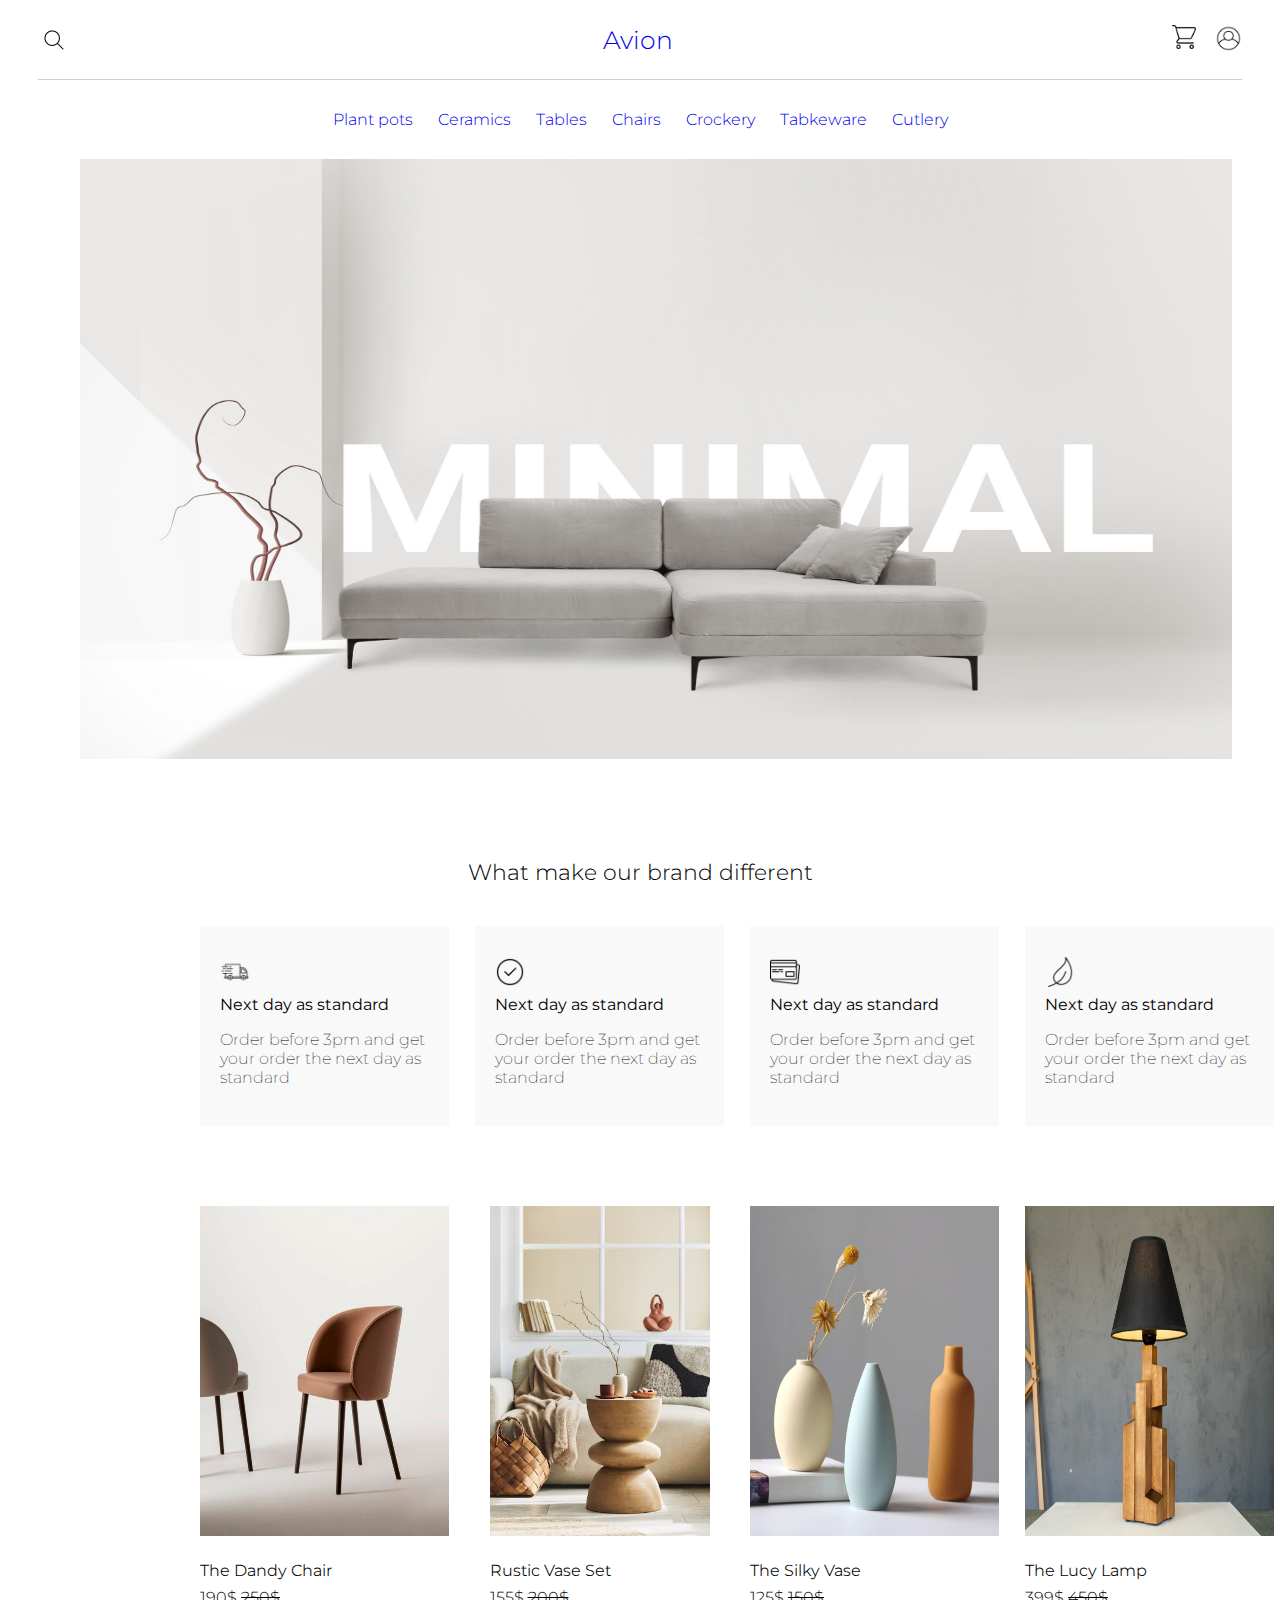
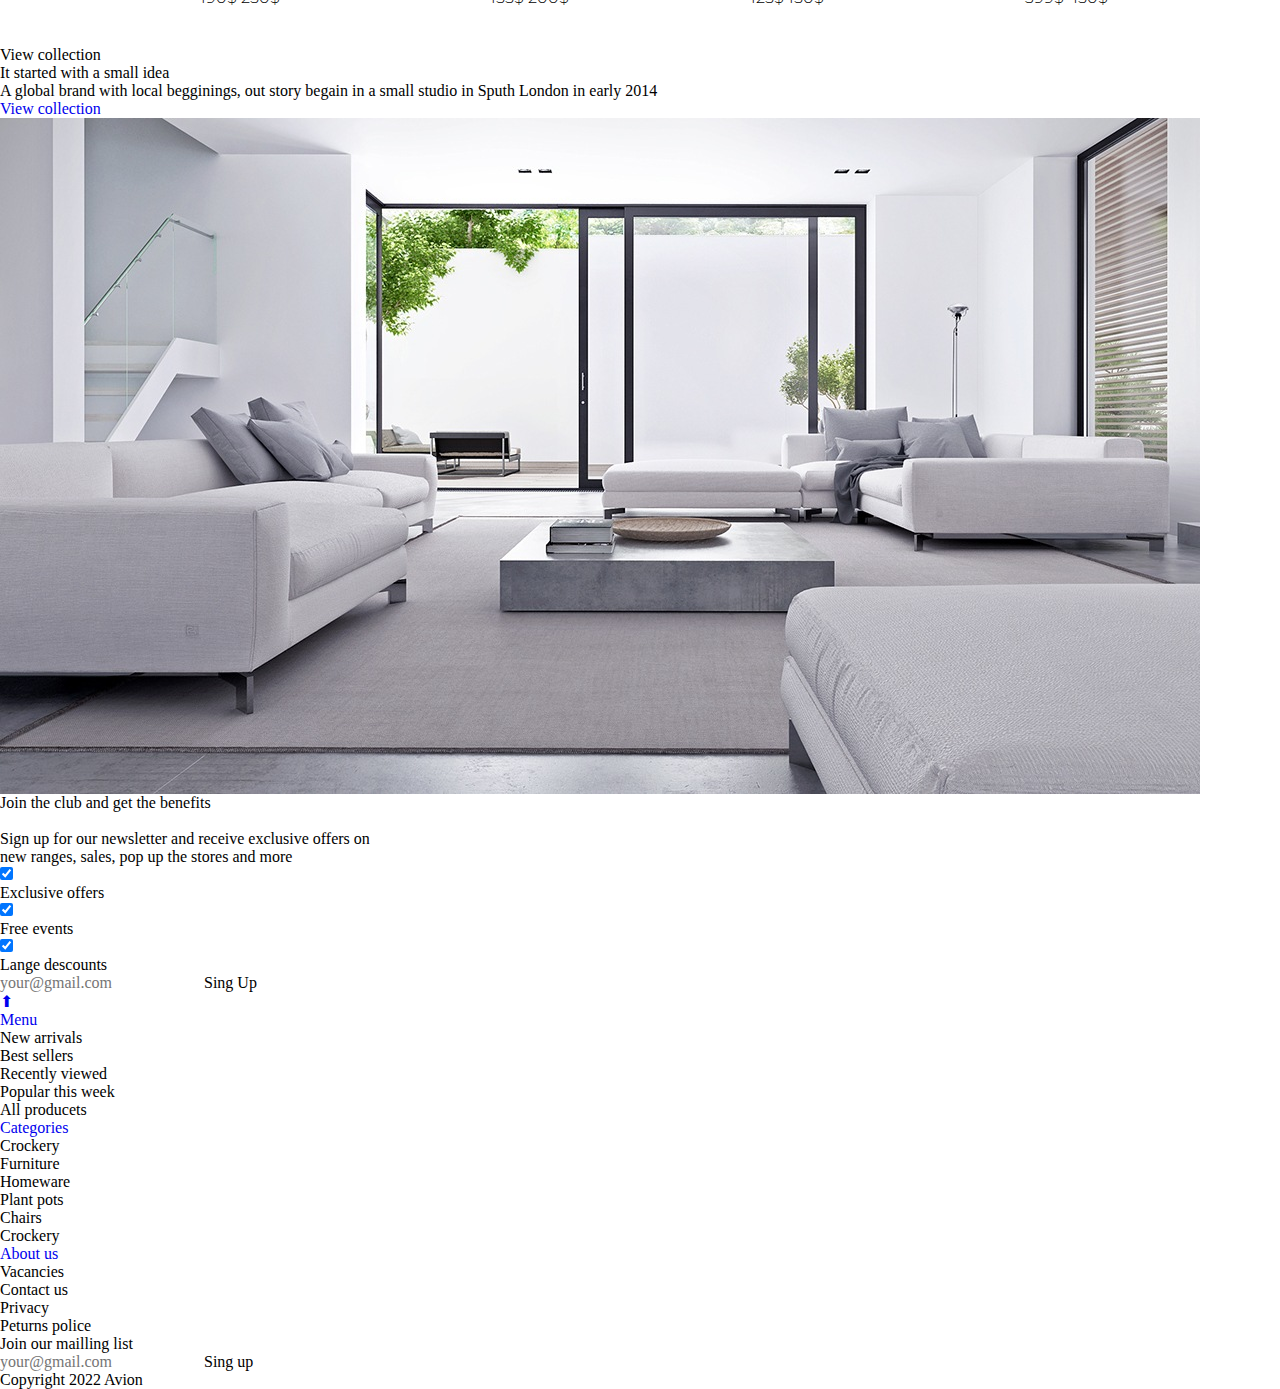
<file: index.html>
<!DOCTYPE html>
<html lang="en">
  <head>
    <meta charset="UTF-8" />
    <meta http-equiv="X-UA-Compatible" content="IE=edge" />
    <meta name="viewport" content="width=device-width, initial-scale=1.0" />
    <link rel="stylesheet" href="./styles/main.css" />
    <link rel="stylesheet" href="./styles/reset.css" />

    <link rel="preconnect" href="https://fonts.googleapis.com" />
    <link rel="preconnect" href="https://fonts.gstatic.com" crossorigin />
    <link
      href="https://fonts.googleapis.com/css2?family=Montserrat:ital,wght@0,100..900;1,100..900&display=swap"
      rel="stylesheet"
    />
    <link rel="icon" href="/img/sofa.png" type="image/x-icon" />

    <title>Furniture-Shop</title>
  </head>
  <body>
    <nav class="nav_containter">
      <a href="#">
        <img class="img_loupe" src="/img/loupe.png" alt="" />
      </a>

      <a href="#">
        <h1 class="name_in_nav text_no_decor">Avion</h1>
      </a>
      <div class="basket_account_navbar">
        <a href="/basket/basket.html">
          <img class="img_basket" src="/img/basket.png" alt="" />
        </a>
        <a href="#">
          <img class="img_account" src="/img/account.png" alt="" />
        </a>
      </div>
    </nav>
    <div class="categories_container">
      <div class="categories">
        <a class="text_no_decor" href="#">
          <p>Plant pots</p>
        </a>
        <a class="text_no_decor" href="#">
          <p>Ceramics</p>
        </a>
        <a class="text_no_decor" href="#">
          <p>Tables</p>
        </a>
        <a class="text_no_decor" href="#">
          <p>Chairs</p>
        </a>
        <a class="text_no_decor" href="#">
          <p>Crockery</p>
        </a>
        <a class="text_no_decor" href="#">
          <p>Tabkeware</p>
        </a>
        <a class="text_no_decor" href="#">
          <p>Cutlery</p>
        </a>
      </div>
    </div>
    <img class="banner_img" src="/img/banner.jpeg" alt="" />
    <h1 class="middle_text">What make our brand different</h1>

    <div class="descriptions_container">
      <div class="block1">
        <img class="img_in_desc" src="/img/track.png" alt="" />
        <p class="text_in_desc-1">Next day as standard</p>
        <p class="text_in_desc-2">
          Order before 3pm and get your order the next day as standard
        </p>
      </div>
      <div class="block2">
        <img class="img_in_desc" src="/img/ckeck_mark.png" alt="" />
        <p class="text_in_desc-1">Next day as standard</p>
        <p class="text_in_desc-2">
          Order before 3pm and get your order the next day as standard
        </p>
      </div>
      <div class="block3">
        <img class="img_in_desc" src="/img/bank_card.png" alt="" />
        <p class="text_in_desc-1">Next day as standard</p>
        <p class="text_in_desc-2">
          Order before 3pm and get your order the next day as standard
        </p>
      </div>
      <div class="block4">
        <img class="img_in_desc" src="/img/eco.png" alt="" />
        <p class="text_in_desc-1">Next day as standard</p>
        <p class="text_in_desc-2">
          Order before 3pm and get your order the next day as standard
        </p>
      </div>
    </div>

    <!-- --------------------------------- -->

    <div class="collection_container">
      <div class="block5">
        <figure>
          <a href="/card_chair/chair.html">
            <img class="img_in_desc-2" src="/img/chair.jpeg" alt="" />
          </a>
          <figcaption>
            <p class="text_in_desc-3">The Dandy Chair</p>
            <p class="text_in_desc-4">
              190$
              <strike class="old_price"> 250$ </strike>
            </p>
          </figcaption>
        </figure>
      </div>
      <div class="block6">
        <figure>
          <a href="/card_vase/vase.html">
            <img class="img_in_desc-2" src="/img/vase.avif" alt="" />
          </a>
          <figcaption>
            <p class="text_in_desc-3">Rustic Vase Set</p>
            <p class="text_in_desc-4">
              155$
              <strike class="old_price"> 200$ </strike>
            </p>
          </figcaption>
        </figure>
      </div>
      <div class="block7">
        <figure>
          <a href="/card_vase_set/vase_set.html">
            <img class="img_in_desc-2" src="/img/vase2.jpg" alt="" />
          </a>
          <figcaption>
            <p class="text_in_desc-3">The Silky Vase</p>
            <p class="text_in_desc-4">
              125$
              <strike class="old_price"> 150$ </strike>
            </p>
          </figcaption>
        </figure>
      </div>
      <div class="block8">
        <figure>
          <a href="/card_lamp/lamp.html">
            <img class="img_in_desc-2" src="/img/lamp.jpeg" alt="" />
          </a>
          <figcaption>
            <p class="text_in_desc-3">The Lucy Lamp</p>

            <p class="text_in_desc-4">
              399$
              <strike class="old_price"> 450$ </strike>
            </p>
          </figcaption>
        </figure>
      </div>
    </div>
    <div class="button_container">
      <button class="btn_view_collection">View collection</button>
    </div>

    <div class="view_collection_container">
      <div class="block9">
        <div class="content_in_block9">
          <div>
            <p class="block9-text-1">It started with a small idea</p>
            <p class="block9-text-2">
              A global brand with local begginings, out story begain in a small
              studio in Sputh London in early 2014
            </p>
          </div>
          <a href="#">
            <button class="block-9-btn">View collection</button>
          </a>
        </div>
      </div>
      <div class="block10">
        <img class="img_block10" src="/img/minimal_room.jpeg" alt="" />
      </div>
    </div>

    <div class="bottom-block">
      <div class="text-content-container">
        <p class="bottom-block-p1">Join the club and get the benefits</p>
        <p>&nbsp</p>
        <p class="bottom-block-p2">
          Sign up for our newsletter and receive exclusive offers on
        </p>
        <p class="bottom-block-p3">
          new ranges, sales, pop up the stores and more
        </p>
        <div class="checkboxs">
          <div class="checkbox-1">
            <input type="checkbox" checked />
            <p>Exclusive offers</p>
          </div>

          <div class="checkbox-2">
            <input type="checkbox" checked />
            <p>Free events</p>
          </div>

          <div class="checkbox-3">
            <input type="checkbox" checked />
            <p>Lange descounts</p>
          </div>
        </div>
        <div class="input_btn-bottom-block">
          <input class="input-in-bottom-block" placeholder="your@gmail.com" />
          <button>Sing Up</button>
        </div>
      </div>
    </div>

    <a href="#" id="toTop">
      <div class="arrow">&#11014;</div>
    </a>

    <!-- <div style="height: 200px"></div> -->
    <footer>
      <div class="footer_container">
        <div class="columns">
          <div class="column-1">
            <a href="#">
              <p class="first-category-menu">Menu</p>
            </a>

            <p>New arrivals</p>
            <p>Best sellers</p>
            <p>Recently viewed</p>
            <p>Popular this week</p>
            <p>All producets</p>
          </div>
          <div class="column-2">
            <a href="#">
              <p class="first-category-categories">Categories</p>
            </a>

            <p>Crockery</p>
            <p>Furniture</p>
            <p>Homeware</p>
            <p>Plant pots</p>
            <p>Chairs</p>
            <p>Crockery</p>
          </div>
          <div class="column-3">
            <a href="#">
              <p class="first-category-about-us">About us</p>
            </a>

            <p>Vacancies</p>
            <p>Contact us</p>
            <p>Privacy</p>
            <p>Peturns police</p>
          </div>
          <div class="column-4">
            <h1 class="text_in_column-4">Join our mailling list</h1>
            <div class="input_and_btn_in_footer">
              <input class="input_in_footer" placeholder="your@gmail.com" />
              <button class="btn_in_footer">Sing up</button>
            </div>
          </div>
        </div>
        <div class="links_in_footer">
          <div class="content_in_links">
            <h1 class="text_in_links_content">Copyright 2022 Avion</h1>
          </div>
        </div>
      </div>
    </footer>
  </body>
  <script src="https://ajax.googleapis.com/ajax/libs/jquery/1.11.1/jquery.min.js"></script>
  <script src="/main.js"></script>
</html>
</file>
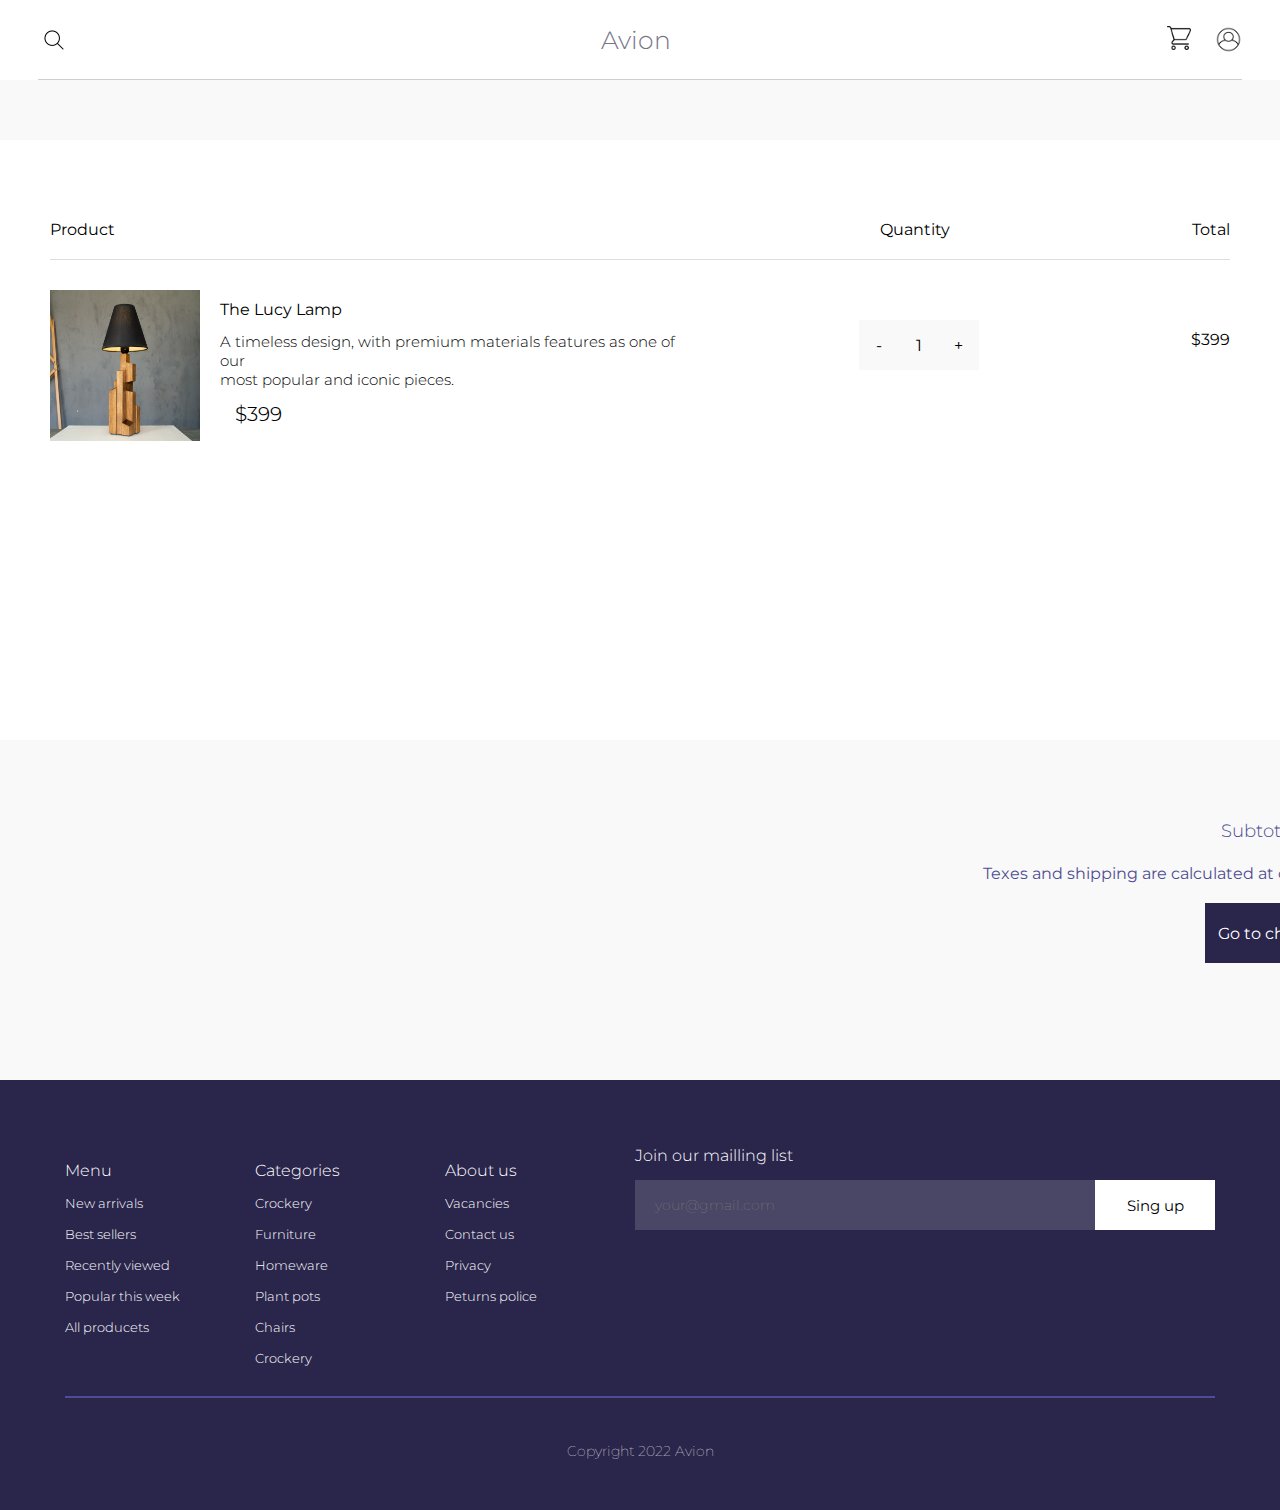
<file: basket/basket.html>
<!DOCTYPE html>
<html lang="en">
  <head>
    <meta charset="UTF-8" />
    <meta http-equiv="X-UA-Compatible" content="IE=edge" />
    <meta name="viewport" content="width=device-width, initial-scale=1.0" />
    <link rel="stylesheet" href="/basket/basket.css" />
    <link rel="stylesheet" href="/basket/reset.css" />

    <link rel="preconnect" href="https://fonts.googleapis.com" />
    <link rel="preconnect" href="https://fonts.gstatic.com" crossorigin />
    <link
      href="https://fonts.googleapis.com/css2?family=Montserrat:ital,wght@0,100..900;1,100..900&display=swap"
      rel="stylesheet"
    />
    <link rel="icon" href="/img/sofa.png" type="image/x-icon" />

    <title>Furniture-Shop</title>
  </head>
  <body>
    <div class="nav_fam">
      <nav class="nav_containter">
        <a href="#">
          <img class="img_loupe" src="/img/loupe.png" alt="" />
        </a>

        <a href="/index.html">
          <h1 class="name_in_nav text_no_decor">Avion</h1>
        </a>
        <div class="basket_account_navbar">
          <a href="#">
            <img class="img_basket" src="/img/basket.png" alt="" />
          </a>
          <a href="#">
            <img class="img_account" src="/img/account.png" alt="" />
          </a>
        </div>
      </nav>
    </div>

    <main class="basket_container">
      <div class="basket">
        <div class="basket_content">
          <div class="basket_head">
            <p>Product</p>
            <div class="quantity_and_total">
              <p>Quantity</p>
              <p>Total</p>
            </div>
          </div>

          <div class="card">
            <img src="/img/lamp.jpeg" alt="" />

            <div class="about_product">
              <p class="name_of_product">The Lucy Lamp</p>
              <p class="description-1">
                A timeless design, with premium materials features as one of our
              </p>
              <p class="description-2">most popular and iconic pieces.</p>
              <p class="price">$399</p>
            </div>
            <div class="counter_and_price">
              <div class="counter">
                <button class="btn-menus">-</button>
                <div class="count">1</div>
                <button class="btn-plus">+</button>
              </div>

              <p>$399</p>
            </div>
          </div>
        </div>
      </div>
    </main>
    <div class="go_to_checkout_container">
      <div class="subtotal_and_price">
        <p class="word_subtotal">Subtotal</p>
        <div class="price">$210</div>
      </div>
      <p class="word_texes">Texes and shipping are calculated at checkout</p>
      <button class="btn_checkout">Go to checkout</button>
    </div>

    <footer>
      <div class="footer_container">
        <div class="columns">
          <div class="column-1">
            <a href="#">
              <p class="first-category-menu">Menu</p>
            </a>

            <p>New arrivals</p>
            <p>Best sellers</p>
            <p>Recently viewed</p>
            <p>Popular this week</p>
            <p>All producets</p>
          </div>
          <div class="column-2">
            <a href="#">
              <p class="first-category-categories">Categories</p>
            </a>

            <p>Crockery</p>
            <p>Furniture</p>
            <p>Homeware</p>
            <p>Plant pots</p>
            <p>Chairs</p>
            <p>Crockery</p>
          </div>
          <div class="column-3">
            <a href="#">
              <p class="first-category-about-us">About us</p>
            </a>

            <p>Vacancies</p>
            <p>Contact us</p>
            <p>Privacy</p>
            <p>Peturns police</p>
          </div>
          <div class="column-4">
            <h1 class="text_in_column-4">Join our mailling list</h1>
            <div class="input_and_btn_in_footer">
              <input class="input_in_footer" placeholder="your@gmail.com" />
              <button class="btn_in_footer">Sing up</button>
            </div>
          </div>
        </div>
        <div class="links_in_footer">
          <div class="content_in_links">
            <h1 class="text_in_links_content">Copyright 2022 Avion</h1>
          </div>
        </div>
      </div>
    </footer>
  </body>
  <script src="/main.js"></script>
</html>
</file>
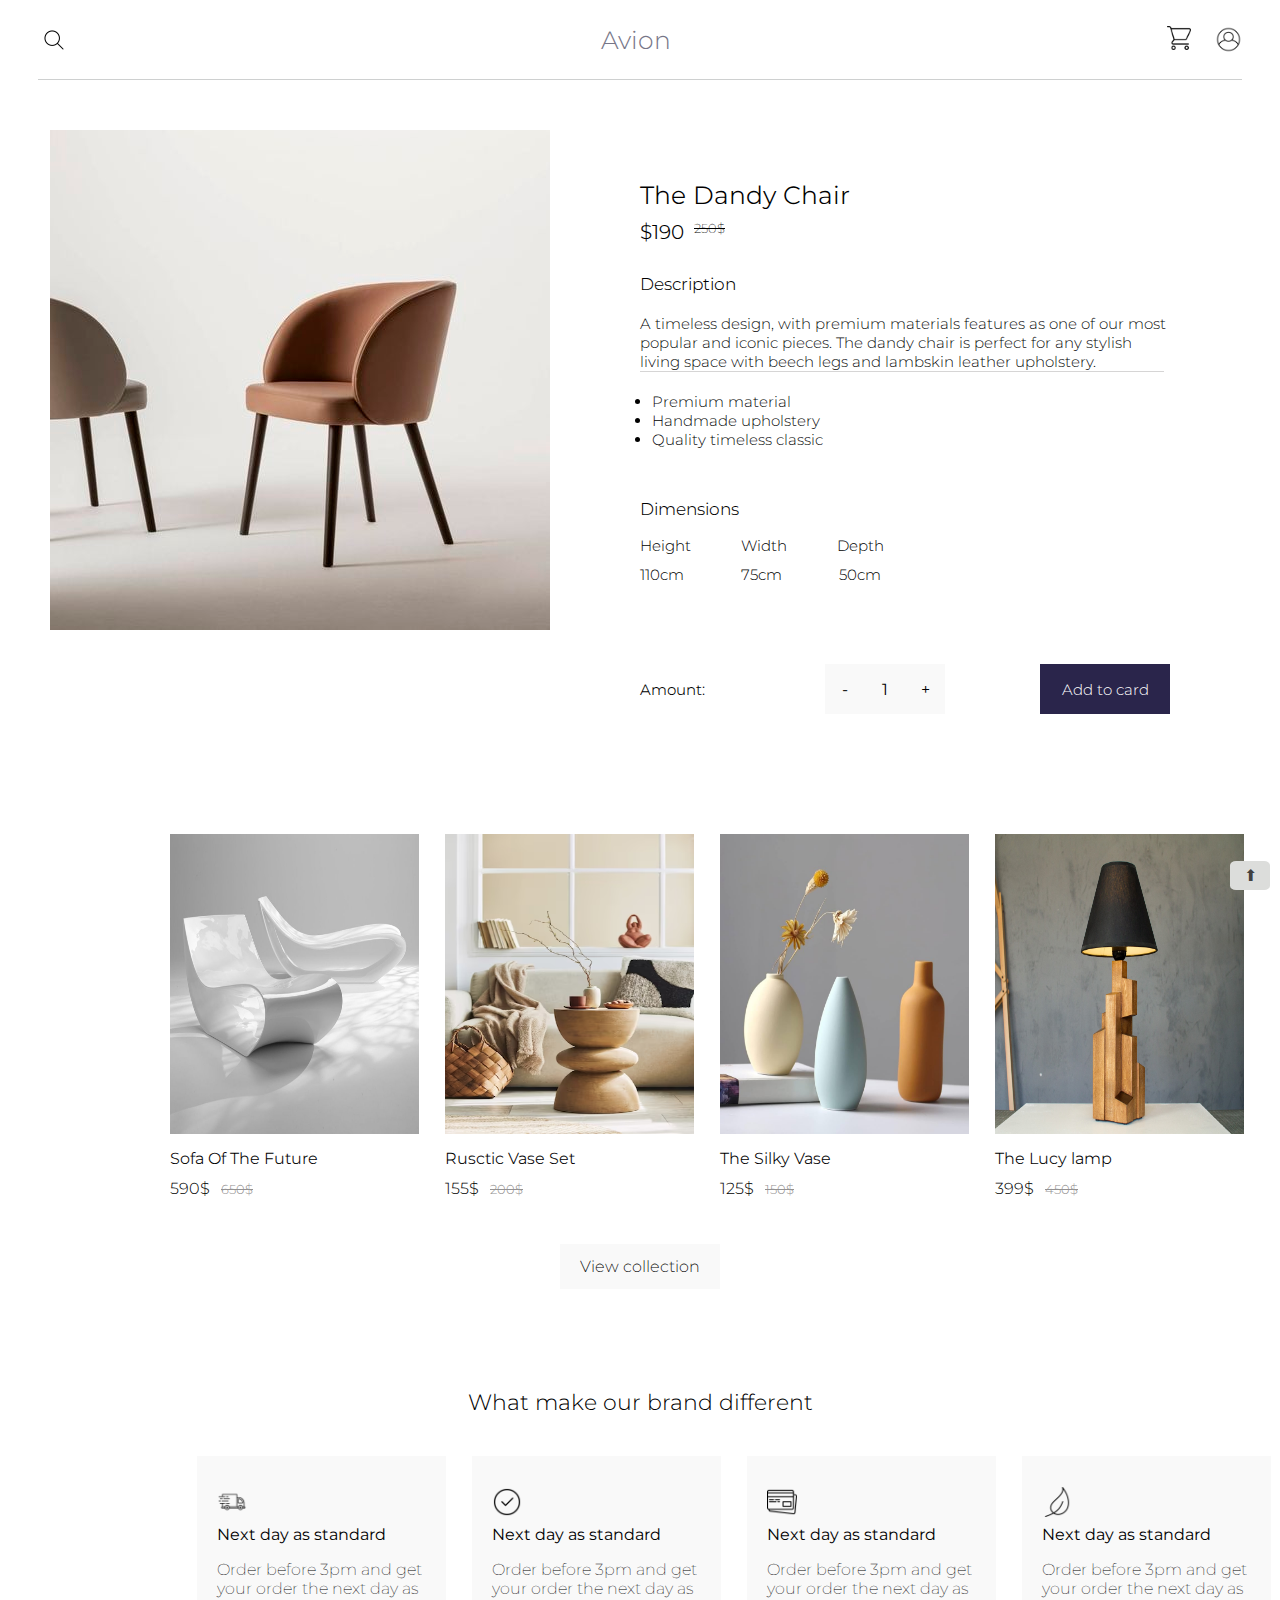
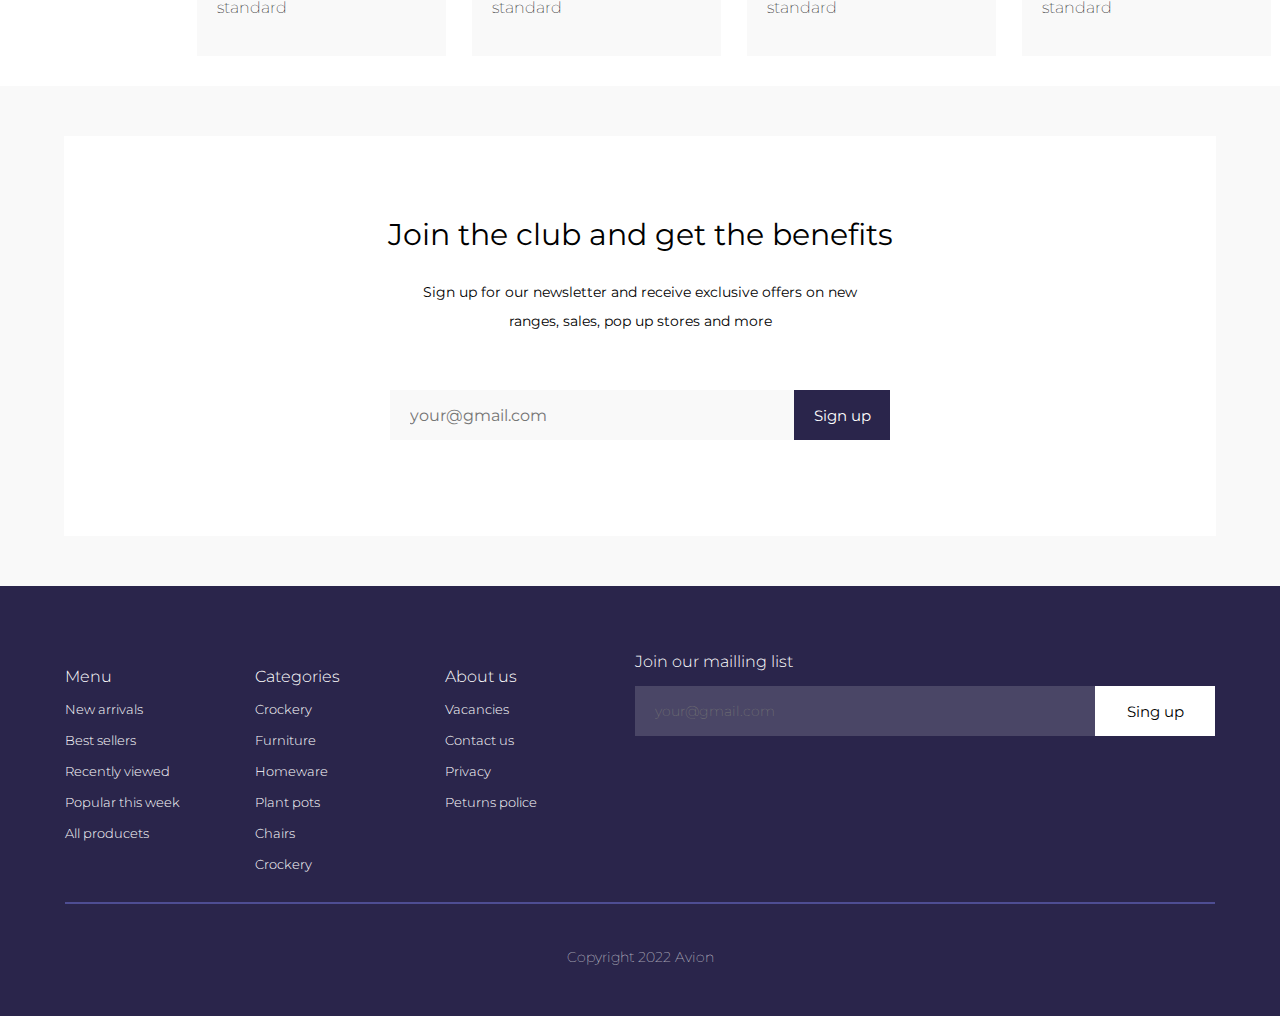
<file: card_chair/chair.html>
<html lang="en">
  <!DOCTYPE html>
  <head>
    <meta charset="UTF-8" />
    <meta http-equiv="X-UA-Compatible" content="IE=edge" />
    <meta name="viewport" content="width=device-width, initial-scale=1.0" />
    <link rel="stylesheet" href="/card_chair/chair.css" />
    <link rel="stylesheet" href="/card_chair/reset.css" />

    <link rel="preconnect" href="https://fonts.googleapis.com" />
    <link rel="preconnect" href="https://fonts.gstatic.com" crossorigin />
    <link
      href="https://fonts.googleapis.com/css2?family=Montserrat:ital,wght@0,100..900;1,100..900&display=swap"
      rel="stylesheet"
    />
    <link rel="icon" href="/img/sofa.png" type="image/x-icon" />

    <title>Furniture-Shop</title>
  </head>
  <body>
    <nav class="nav_containter">
      <a href="#">
        <img class="img_loupe" src="/img/loupe.png" alt="" />
      </a>

      <a href="/index.html">
        <h1 class="name_in_nav text_no_decor">Avion</h1>
      </a>
      <div class="basket_account_navbar">
        <a href="/basket/basket.html">
          <img class="img_basket" src="/img/basket.png" alt="" />
        </a>
        <sup class="basket_counter_hide">1</sup>

        <a href="#">
          <img class="img_account" src="/img/account.png" alt="" />
        </a>
      </div>
    </nav>
    <main>
      <div class="photo_and_description">
        <img src="/img/chair.jpeg" alt="" />

        <div class="description_container">
          <h1 class="name">The Dandy Chair</h1>
          <div class="price_container">
            <h2 class="price">$190</h2>
            <strike class="old_price_in_chair_card"> 250$ </strike>
          </div>
          <h3 class="word_description">Description</h3>
          <h4 class="description">
            <p>
              A timeless design, with premium materials features as one of our
              most
            </p>
            <p>
              popular and iconic pieces. The dandy chair is perfect for any
              stylish
            </p>
            <p class="last_string_in_description">
              living space with beech legs and lambskin leather upholstery.
            </p>
          </h4>
          <ul class="list">
            <li>Premium material</li>
            <li>Handmade upholstery</li>
            <li>Quality timeless classic</li>
          </ul>
          <div class="word_size">Dimensions</div>

          <div class="size_container">
            <div class="size-1">Height</div>
            <div class="size-2">Width</div>
            <div class="size-3">Depth</div>
          </div>
          <div class="size_cm_container">
            <div class="size-cm-1">110cm</div>
            <div class="size-cm-2">75cm</div>
            <div class="size-cm-3">50cm</div>
          </div>

          <div class="counter_container">
            <p>Amount:</p>
            <div class="counter">
              <button class="btn-menus">-</button>
              <div class="count">1</div>
              <button class="btn-plus">+</button>
            </div>
            <button class="btn_add_to_card">Add to card</button>
          </div>
        </div>
      </div>

      <div class="collection_container">
        <div class="block5">
          <a href="/card_sofa/sofa.html">
            <img class="img_in_desc-2" src="/img/sofa_card.jpeg" />
          </a>

          <p class="text_in_desc-3">Sofa Of The Future</p>
          <p class="text_in_desc-4">
            590$
            <strike class="old_price"> 650$ </strike>
          </p>
        </div>
        <div class="block6">
          <a href="/card_vase/vase.html">
            <img class="img_in_desc-2" src="/img/vase.avif" alt="" />
          </a>
          <p class="text_in_desc-3">Rusctic Vase Set</p>
          <p class="text_in_desc-4">
            155$
            <strike class="old_price"> 200$ </strike>
          </p>
        </div>
        <div class="block7">
          <a href="/card_vase_set/vase_set.html">
            <img class="img_in_desc-2" src="/img/vase2.jpg" alt="" />
          </a>
          <p class="text_in_desc-3">The Silky Vase</p>
          <p class="text_in_desc-4">
            125$
            <strike class="old_price"> 150$ </strike>
          </p>
        </div>
        <div class="block8">
          <a href="/card_lamp/lamp.html">
            <img class="img_in_desc-2" src="/img/lamp.jpeg" alt="" />
          </a>

          <p class="text_in_desc-3">The Lucy lamp</p>

          <p class="text_in_desc-4">
            399$
            <strike class="old_price"> 450$ </strike>
          </p>
        </div>
      </div>
      <div class="button_container">
        <button class="btn_view_collection">View collection</button>
      </div>

      <h1 class="middle_text">What make our brand different</h1>

      <div class="descriptions_container">
        <div class="block1">
          <img class="img_in_desc" src="/img/track.png" alt="" />
          <p class="text_in_desc-1">Next day as standard</p>
          <p class="text_in_desc-2">
            Order before 3pm and get your order the next day as standard
          </p>
        </div>
        <div class="block2">
          <img class="img_in_desc" src="/img/ckeck_mark.png" alt="" />
          <p class="text_in_desc-1">Next day as standard</p>
          <p class="text_in_desc-2">
            Order before 3pm and get your order the next day as standard
          </p>
        </div>
        <div class="block3">
          <img class="img_in_desc" src="/img/bank_card.png" alt="" />
          <p class="text_in_desc-1">Next day as standard</p>
          <p class="text_in_desc-2">
            Order before 3pm and get your order the next day as standard
          </p>
        </div>
        <div class="block4">
          <img class="img_in_desc" src="/img/eco.png" alt="" />
          <p class="text_in_desc-1">Next day as standard</p>
          <p class="text_in_desc-2">
            Order before 3pm and get your order the next day as standard
          </p>
        </div>
      </div>
    </main>
    <div class="bottom-block-chair-card">
      <div class="gmail-form-container">
        <h1>Join the club and get the benefits</h1>
        <h2>Sign up for our newsletter and receive exclusive offers on new</h2>
        <h3>ranges, sales, pop up stores and more</h3>
        <div class="input-and-btn-in-chair-card">
          <input placeholder="your@gmail.com" />
          <button>Sign up</button>
        </div>
      </div>
    </div>
    <footer>
      <div class="footer_container">
        <div class="columns">
          <div class="column-1">
            <a href="#">
              <p class="first-category-menu">Menu</p>
            </a>

            <p>New arrivals</p>
            <p>Best sellers</p>
            <p>Recently viewed</p>
            <p>Popular this week</p>
            <p>All producets</p>
          </div>
          <div class="column-2">
            <a href="#">
              <p class="first-category-categories">Categories</p>
            </a>

            <p>Crockery</p>
            <p>Furniture</p>
            <p>Homeware</p>
            <p>Plant pots</p>
            <p>Chairs</p>
            <p>Crockery</p>
          </div>
          <div class="column-3">
            <a href="#">
              <p class="first-category-about-us">About us</p>
            </a>

            <p>Vacancies</p>
            <p>Contact us</p>
            <p>Privacy</p>
            <p>Peturns police</p>
          </div>
          <div class="column-4">
            <h1 class="text_in_column-4">Join our mailling list</h1>
            <div class="input_and_btn_in_footer">
              <input class="input_in_footer" placeholder="your@gmail.com" />
              <button class="btn_in_footer">Sing up</button>
            </div>
          </div>
        </div>
        <div class="links_in_footer">
          <div class="content_in_links">
            <h1 class="text_in_links_content">Copyright 2022 Avion</h1>
          </div>
        </div>
      </div>
    </footer>
    <a href="#" id="toTop">
      <div class="arrow">&#11014;</div>
    </a>
  </body>
  <script src="/main.js"></script>
</html>
</file>
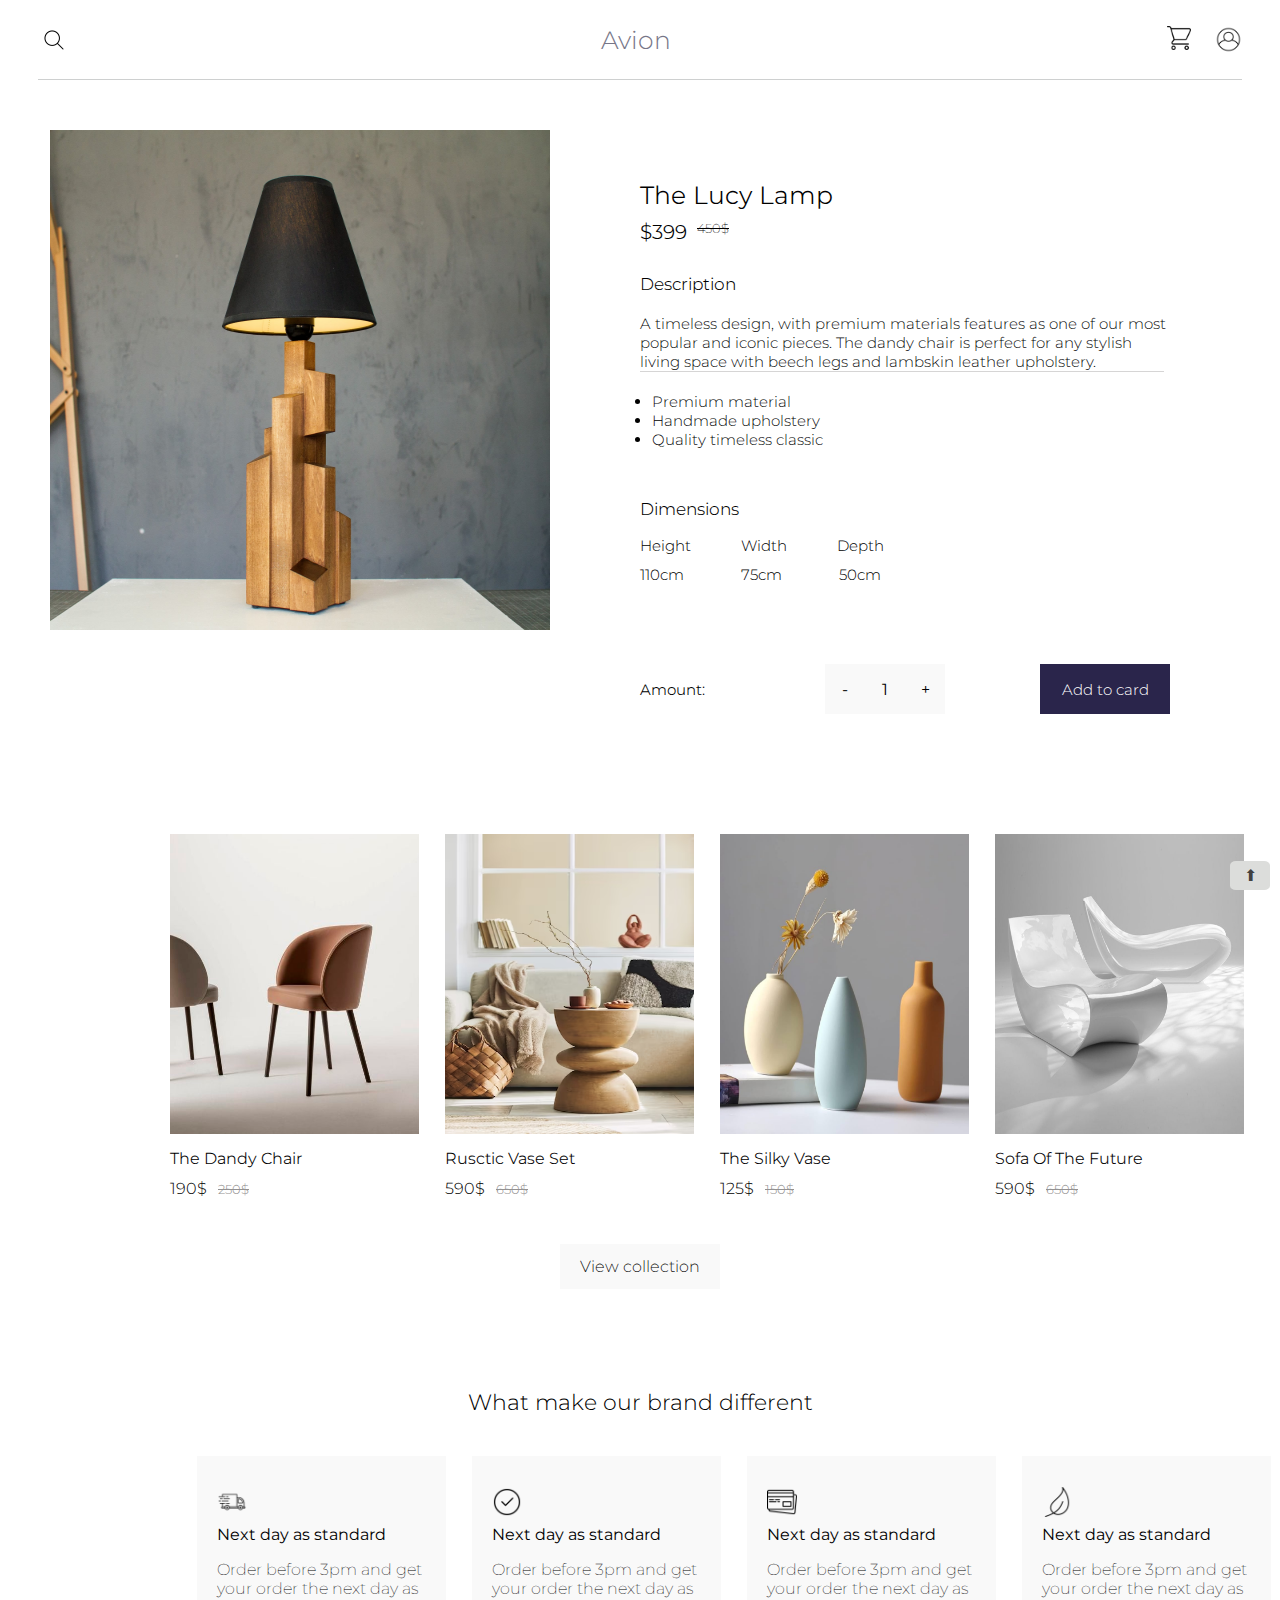
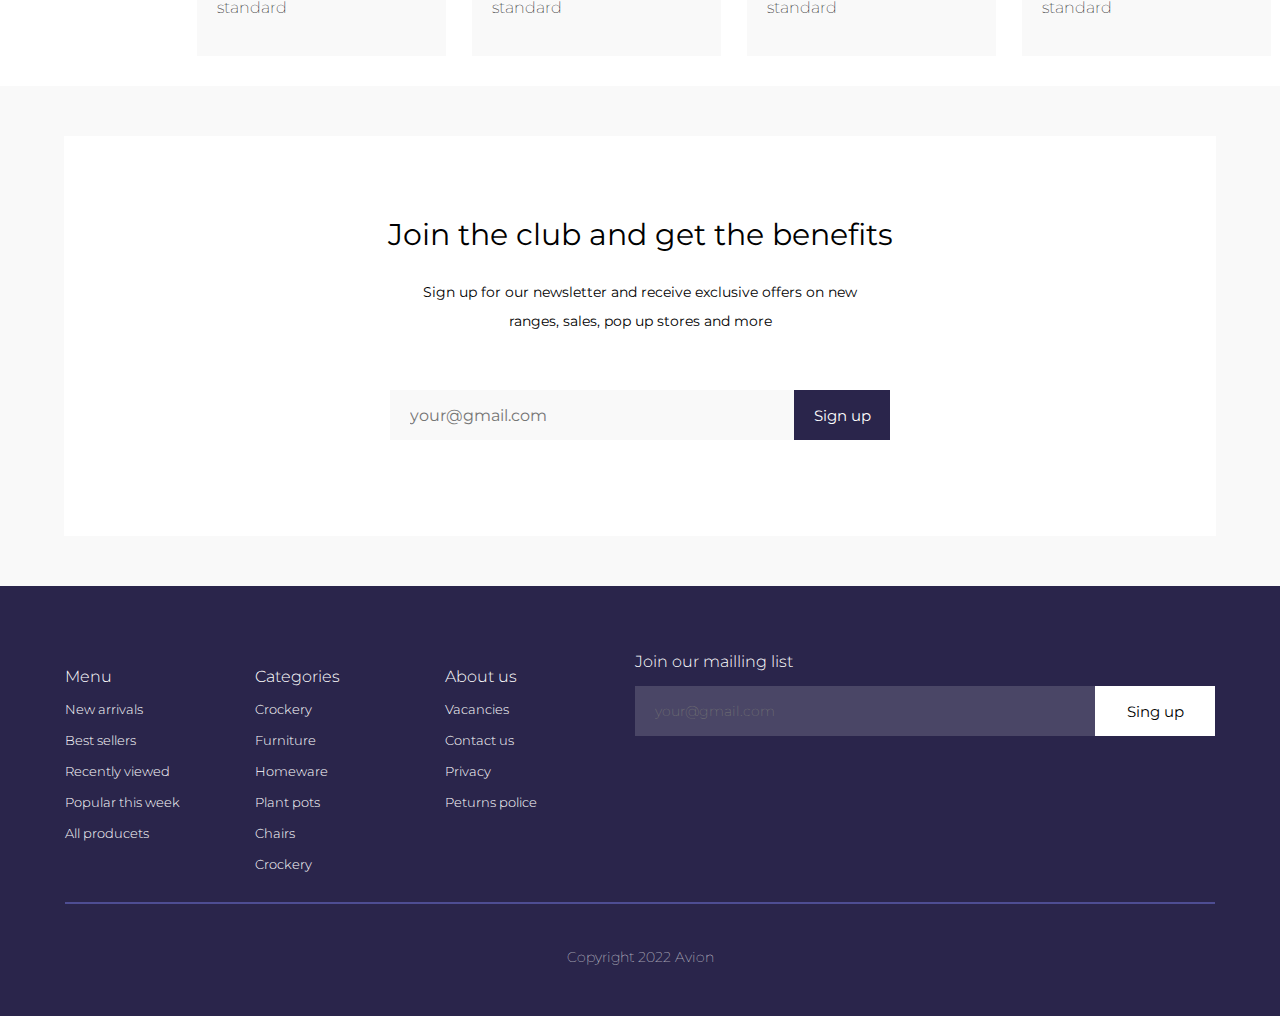
<file: card_lamp/lamp.html>
<!DOCTYPE html>
<html lang="en">
  <head>
    <meta charset="UTF-8" />
    <meta http-equiv="X-UA-Compatible" content="IE=edge" />
    <meta name="viewport" content="width=device-width, initial-scale=1.0" />
    <link rel="stylesheet" href="/card_lamp/lamp.css" />
    <link rel="stylesheet" href="/card_lamp/reset.css" />

    <link rel="preconnect" href="https://fonts.googleapis.com" />
    <link rel="preconnect" href="https://fonts.gstatic.com" crossorigin />
    <link
      href="https://fonts.googleapis.com/css2?family=Montserrat:ital,wght@0,100..900;1,100..900&display=swap"
      rel="stylesheet"
    />
    <link rel="icon" href="/img/sofa.png" type="image/x-icon" />

    <title>Furniture-Shop</title>
  </head>
  <body>
    <nav class="nav_containter">
      <a href="#">
        <img class="img_loupe" src="/img/loupe.png" alt="" />
      </a>

      <a href="/index.html">
        <h1 class="name_in_nav text_no_decor">Avion</h1>
      </a>
      <div class="basket_account_navbar">
        <a href="/basket/basket.html">
          <img class="img_basket" src="/img/basket.png" alt="" />
        </a>
        <sup class="basket_counter_hide">1</sup>

        <a href="#">
          <img class="img_account" src="/img/account.png" alt="" />
        </a>
      </div>
    </nav>
    <main>
      <div class="photo_and_description">
        <img src="/img/lamp.jpeg" alt="" />

        <div class="description_container">
          <h1 class="name">The Lucy Lamp</h1>
          <div class="price_container">
            <h2 class="price">$399</h2>
            <strike class="old_price_in_chair_card"> 450$ </strike>
          </div>
          <h3 class="word_description">Description</h3>
          <h4 class="description">
            <p>
              A timeless design, with premium materials features as one of our
              most
            </p>
            <p>
              popular and iconic pieces. The dandy chair is perfect for any
              stylish
            </p>
            <p class="last_string_in_description">
              living space with beech legs and lambskin leather upholstery.
            </p>
          </h4>
          <ul class="list">
            <li>Premium material</li>
            <li>Handmade upholstery</li>
            <li>Quality timeless classic</li>
          </ul>
          <div class="word_size">Dimensions</div>

          <div class="size_container">
            <div class="size-1">Height</div>
            <div class="size-2">Width</div>
            <div class="size-3">Depth</div>
          </div>
          <div class="size_cm_container">
            <div class="size-cm-1">110cm</div>
            <div class="size-cm-2">75cm</div>
            <div class="size-cm-3">50cm</div>
          </div>

          <div class="counter_container">
            <p>Amount:</p>
            <div class="counter">
              <button class="btn-menus">-</button>
              <div class="count">1</div>
              <button class="btn-plus">+</button>
            </div>
            <button class="btn_add_to_card">Add to card</button>
          </div>
        </div>
      </div>

      <div class="collection_container">
        <div class="block5">
          <a href="/card_chair/chair.html">
            <img class="img_in_desc-2" src="/img/chair.jpeg" alt="" />
          </a>

          <p class="text_in_desc-3">The Dandy Chair</p>
          <p class="text_in_desc-4">
            190$
            <strike class="old_price"> 250$ </strike>
          </p>
        </div>
        <div class="block6">
          <a href="/card_vase/vase.html">
            <img class="img_in_desc-2" src="/img/vase.avif" alt="" />
          </a>
          <p class="text_in_desc-3">Rusctic Vase Set</p>
          <p class="text_in_desc-4">
            590$
            <strike class="old_price"> 650$ </strike>
          </p>
        </div>

        <div class="block7">
          <a href="/card_vase_set/vase_set.html">
            <img class="img_in_desc-2" src="/img/vase2.jpg" alt="" />
          </a>
          <p class="text_in_desc-3">The Silky Vase</p>
          <p class="text_in_desc-4">
            125$
            <strike class="old_price"> 150$ </strike>
          </p>
        </div>
        <div class="block8">
          <a href="/card_sofa/sofa.html">
            <img class="img_in_desc-2" src="/img/sofa_card.jpeg" alt="" />
          </a>

          <p class="text_in_desc-3">Sofa Of The Future</p>

          <p class="text_in_desc-4">
            590$
            <strike class="old_price"> 650$ </strike>
          </p>
        </div>
      </div>
      <div class="button_container">
        <button class="btn_view_collection">View collection</button>
      </div>

      <h1 class="middle_text">What make our brand different</h1>

      <div class="descriptions_container">
        <div class="block1">
          <img class="img_in_desc" src="/img/track.png" alt="" />
          <p class="text_in_desc-1">Next day as standard</p>
          <p class="text_in_desc-2">
            Order before 3pm and get your order the next day as standard
          </p>
        </div>
        <div class="block2">
          <img class="img_in_desc" src="/img/ckeck_mark.png" alt="" />
          <p class="text_in_desc-1">Next day as standard</p>
          <p class="text_in_desc-2">
            Order before 3pm and get your order the next day as standard
          </p>
        </div>
        <div class="block3">
          <img class="img_in_desc" src="/img/bank_card.png" alt="" />
          <p class="text_in_desc-1">Next day as standard</p>
          <p class="text_in_desc-2">
            Order before 3pm and get your order the next day as standard
          </p>
        </div>
        <div class="block4">
          <img class="img_in_desc" src="/img/eco.png" alt="" />
          <p class="text_in_desc-1">Next day as standard</p>
          <p class="text_in_desc-2">
            Order before 3pm and get your order the next day as standard
          </p>
        </div>
      </div>
    </main>
    <div class="bottom-block-chair-card">
      <div class="gmail-form-container">
        <h1>Join the club and get the benefits</h1>
        <h2>Sign up for our newsletter and receive exclusive offers on new</h2>
        <h3>ranges, sales, pop up stores and more</h3>
        <div class="input-and-btn-in-chair-card">
          <input placeholder="your@gmail.com" />
          <button>Sign up</button>
        </div>
      </div>
    </div>
    <footer>
      <div class="footer_container">
        <div class="columns">
          <div class="column-1">
            <a href="#">
              <p class="first-category-menu">Menu</p>
            </a>

            <p>New arrivals</p>
            <p>Best sellers</p>
            <p>Recently viewed</p>
            <p>Popular this week</p>
            <p>All producets</p>
          </div>
          <div class="column-2">
            <a href="#">
              <p class="first-category-categories">Categories</p>
            </a>

            <p>Crockery</p>
            <p>Furniture</p>
            <p>Homeware</p>
            <p>Plant pots</p>
            <p>Chairs</p>
            <p>Crockery</p>
          </div>
          <div class="column-3">
            <a href="#">
              <p class="first-category-about-us">About us</p>
            </a>

            <p>Vacancies</p>
            <p>Contact us</p>
            <p>Privacy</p>
            <p>Peturns police</p>
          </div>
          <div class="column-4">
            <h1 class="text_in_column-4">Join our mailling list</h1>
            <div class="input_and_btn_in_footer">
              <input class="input_in_footer" placeholder="your@gmail.com" />
              <button class="btn_in_footer">Sing up</button>
            </div>
          </div>
        </div>
        <div class="links_in_footer">
          <div class="content_in_links">
            <h1 class="text_in_links_content">Copyright 2022 Avion</h1>
          </div>
        </div>
      </div>
    </footer>
    <a href="#" id="toTop">
      <div class="arrow">&#11014;</div>
    </a>
  </body>
  <script src="/main.js"></script>
</html>
</file>
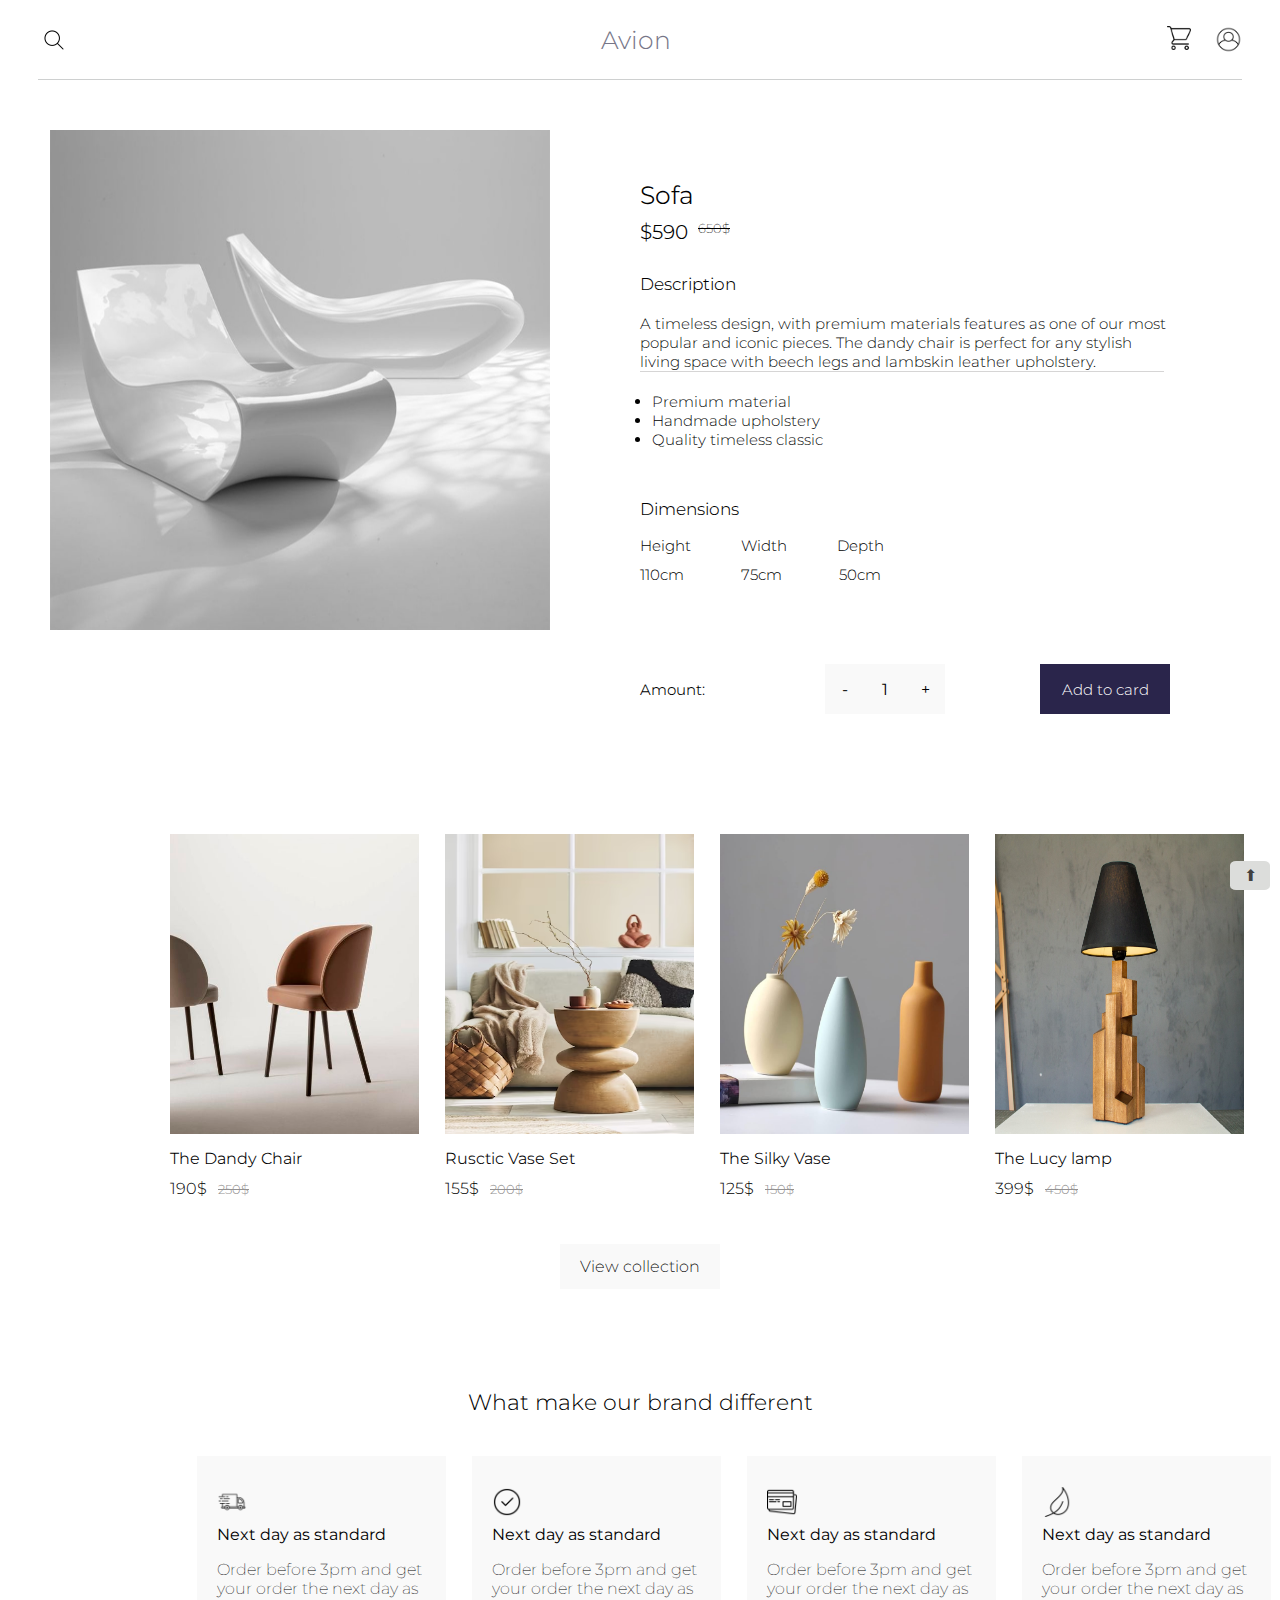
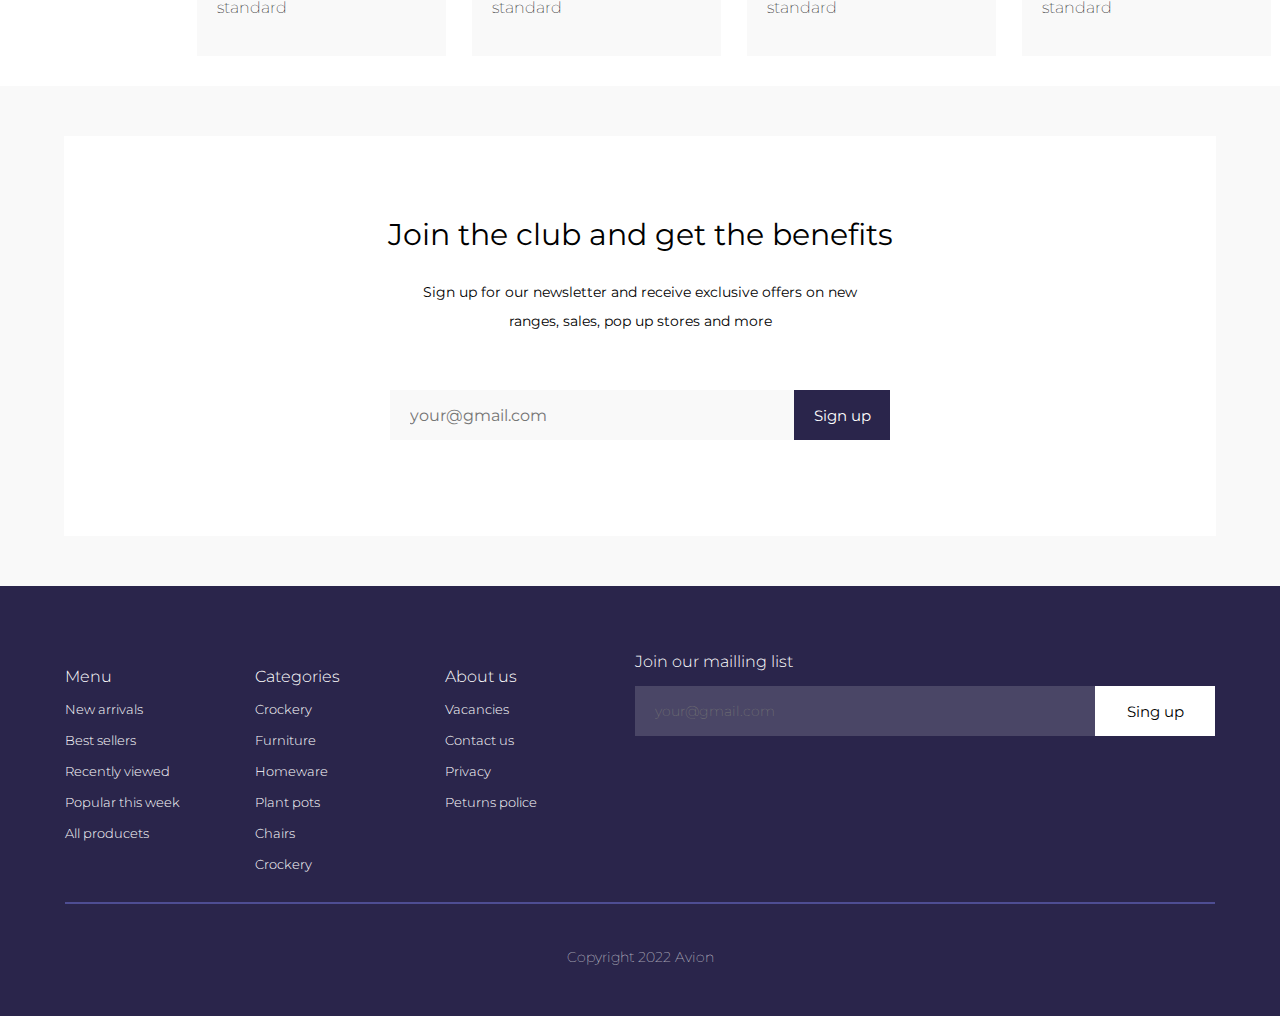
<file: card_sofa/sofa.html>
<!DOCTYPE html>
<html lang="en">
  <head>
    <meta charset="UTF-8" />
    <meta http-equiv="X-UA-Compatible" content="IE=edge" />
    <meta name="viewport" content="width=device-width, initial-scale=1.0" />
    <link rel="stylesheet" href="/card_sofa/sofa.css" />
    <link rel="stylesheet" href="/card_sofa/reset.css" />

    <link rel="preconnect" href="https://fonts.googleapis.com" />
    <link rel="preconnect" href="https://fonts.gstatic.com" crossorigin />
    <link
      href="https://fonts.googleapis.com/css2?family=Montserrat:ital,wght@0,100..900;1,100..900&display=swap"
      rel="stylesheet"
    />
    <link rel="icon" href="/img/sofa.png" type="image/x-icon" />

    <title>Furniture-Shop</title>
  </head>
  <body>
    <nav class="nav_containter">
      <a href="#">
        <img class="img_loupe" src="/img/loupe.png" alt="" />
      </a>

      <a href="/index.html">
        <h1 class="name_in_nav text_no_decor">Avion</h1>
      </a>
      <div class="basket_account_navbar">
        <a href="/basket/basket.html">
          <img class="img_basket" src="/img/basket.png" alt="" />
        </a>
        <sup class="basket_counter_hide">1</sup>

        <a href="#">
          <img class="img_account" src="/img/account.png" alt="" />
        </a>
      </div>
    </nav>
    <main>
      <div class="photo_and_description">
        <img src="/img/sofa_card.jpeg" alt="" />

        <div class="description_container">
          <h1 class="name">Sofa</h1>
          <div class="price_container">
            <h2 class="price">$590</h2>
            <strike class="old_price_in_chair_card"> 650$ </strike>
          </div>
          <h3 class="word_description">Description</h3>
          <h4 class="description">
            <p>
              A timeless design, with premium materials features as one of our
              most
            </p>
            <p>
              popular and iconic pieces. The dandy chair is perfect for any
              stylish
            </p>
            <p class="last_string_in_description">
              living space with beech legs and lambskin leather upholstery.
            </p>
          </h4>
          <ul class="list">
            <li>Premium material</li>
            <li>Handmade upholstery</li>
            <li>Quality timeless classic</li>
          </ul>
          <div class="word_size">Dimensions</div>

          <div class="size_container">
            <div class="size-1">Height</div>
            <div class="size-2">Width</div>
            <div class="size-3">Depth</div>
          </div>
          <div class="size_cm_container">
            <div class="size-cm-1">110cm</div>
            <div class="size-cm-2">75cm</div>
            <div class="size-cm-3">50cm</div>
          </div>

          <div class="counter_container">
            <p>Amount:</p>
            <div class="counter">
              <button class="btn-menus">-</button>
              <div class="count">1</div>
              <button class="btn-plus">+</button>
            </div>
            <button class="btn_add_to_card">Add to card</button>
          </div>
        </div>
      </div>

      <div class="collection_container">
        <div class="block5">
          <a href="/card_chair/chair.html">
            <img class="img_in_desc-2" src="/img/chair.jpeg" alt="" />
          </a>
          <p class="text_in_desc-3">The Dandy Chair</p>
          <p class="text_in_desc-4">
            190$
            <strike class="old_price"> 250$ </strike>
          </p>
        </div>
        <div class="block6">
          <a href="/card_vase/vase.html">
            <img class="img_in_desc-2" src="/img/vase.avif" alt="" />
          </a>
          <p class="text_in_desc-3">Rusctic Vase Set</p>
          <p class="text_in_desc-4">
            155$
            <strike class="old_price"> 200$ </strike>
          </p>
        </div>
        <div class="block7">
          <a href="/card_vase_set/vase_set.html">
            <img class="img_in_desc-2" src="/img/vase2.jpg" alt="" />
          </a>
          <p class="text_in_desc-3">The Silky Vase</p>
          <p class="text_in_desc-4">
            125$
            <strike class="old_price"> 150$ </strike>
          </p>
        </div>
        <div class="block8">
          <a href="/card_lamp/lamp.html">
            <img class="img_in_desc-2" src="/img/lamp.jpeg" alt="" />
          </a>

          <p class="text_in_desc-3">The Lucy lamp</p>

          <p class="text_in_desc-4">
            399$
            <strike class="old_price"> 450$ </strike>
          </p>
        </div>
      </div>
      <div class="button_container">
        <button class="btn_view_collection">View collection</button>
      </div>

      <h1 class="middle_text">What make our brand different</h1>

      <div class="descriptions_container">
        <div class="block1">
          <img class="img_in_desc" src="/img/track.png" alt="" />
          <p class="text_in_desc-1">Next day as standard</p>
          <p class="text_in_desc-2">
            Order before 3pm and get your order the next day as standard
          </p>
        </div>
        <div class="block2">
          <img class="img_in_desc" src="/img/ckeck_mark.png" alt="" />
          <p class="text_in_desc-1">Next day as standard</p>
          <p class="text_in_desc-2">
            Order before 3pm and get your order the next day as standard
          </p>
        </div>
        <div class="block3">
          <img class="img_in_desc" src="/img/bank_card.png" alt="" />
          <p class="text_in_desc-1">Next day as standard</p>
          <p class="text_in_desc-2">
            Order before 3pm and get your order the next day as standard
          </p>
        </div>
        <div class="block4">
          <img class="img_in_desc" src="/img/eco.png" alt="" />
          <p class="text_in_desc-1">Next day as standard</p>
          <p class="text_in_desc-2">
            Order before 3pm and get your order the next day as standard
          </p>
        </div>
      </div>
    </main>
    <div class="bottom-block-chair-card">
      <div class="gmail-form-container">
        <h1>Join the club and get the benefits</h1>
        <h2>Sign up for our newsletter and receive exclusive offers on new</h2>
        <h3>ranges, sales, pop up stores and more</h3>
        <div class="input-and-btn-in-chair-card">
          <input placeholder="your@gmail.com" />
          <button>Sign up</button>
        </div>
      </div>
    </div>
    <footer>
      <div class="footer_container">
        <div class="columns">
          <div class="column-1">
            <a href="#">
              <p class="first-category-menu">Menu</p>
            </a>

            <p>New arrivals</p>
            <p>Best sellers</p>
            <p>Recently viewed</p>
            <p>Popular this week</p>
            <p>All producets</p>
          </div>
          <div class="column-2">
            <a href="#">
              <p class="first-category-categories">Categories</p>
            </a>

            <p>Crockery</p>
            <p>Furniture</p>
            <p>Homeware</p>
            <p>Plant pots</p>
            <p>Chairs</p>
            <p>Crockery</p>
          </div>
          <div class="column-3">
            <a href="#">
              <p class="first-category-about-us">About us</p>
            </a>

            <p>Vacancies</p>
            <p>Contact us</p>
            <p>Privacy</p>
            <p>Peturns police</p>
          </div>
          <div class="column-4">
            <h1 class="text_in_column-4">Join our mailling list</h1>
            <div class="input_and_btn_in_footer">
              <input class="input_in_footer" placeholder="your@gmail.com" />
              <button class="btn_in_footer">Sing up</button>
            </div>
          </div>
        </div>
        <div class="links_in_footer">
          <div class="content_in_links">
            <h1 class="text_in_links_content">Copyright 2022 Avion</h1>
          </div>
        </div>
      </div>
    </footer>
    <a href="#" id="toTop">
      <div class="arrow">&#11014;</div>
    </a>
  </body>
  <script src="/main.js"></script>
</html>
</file>
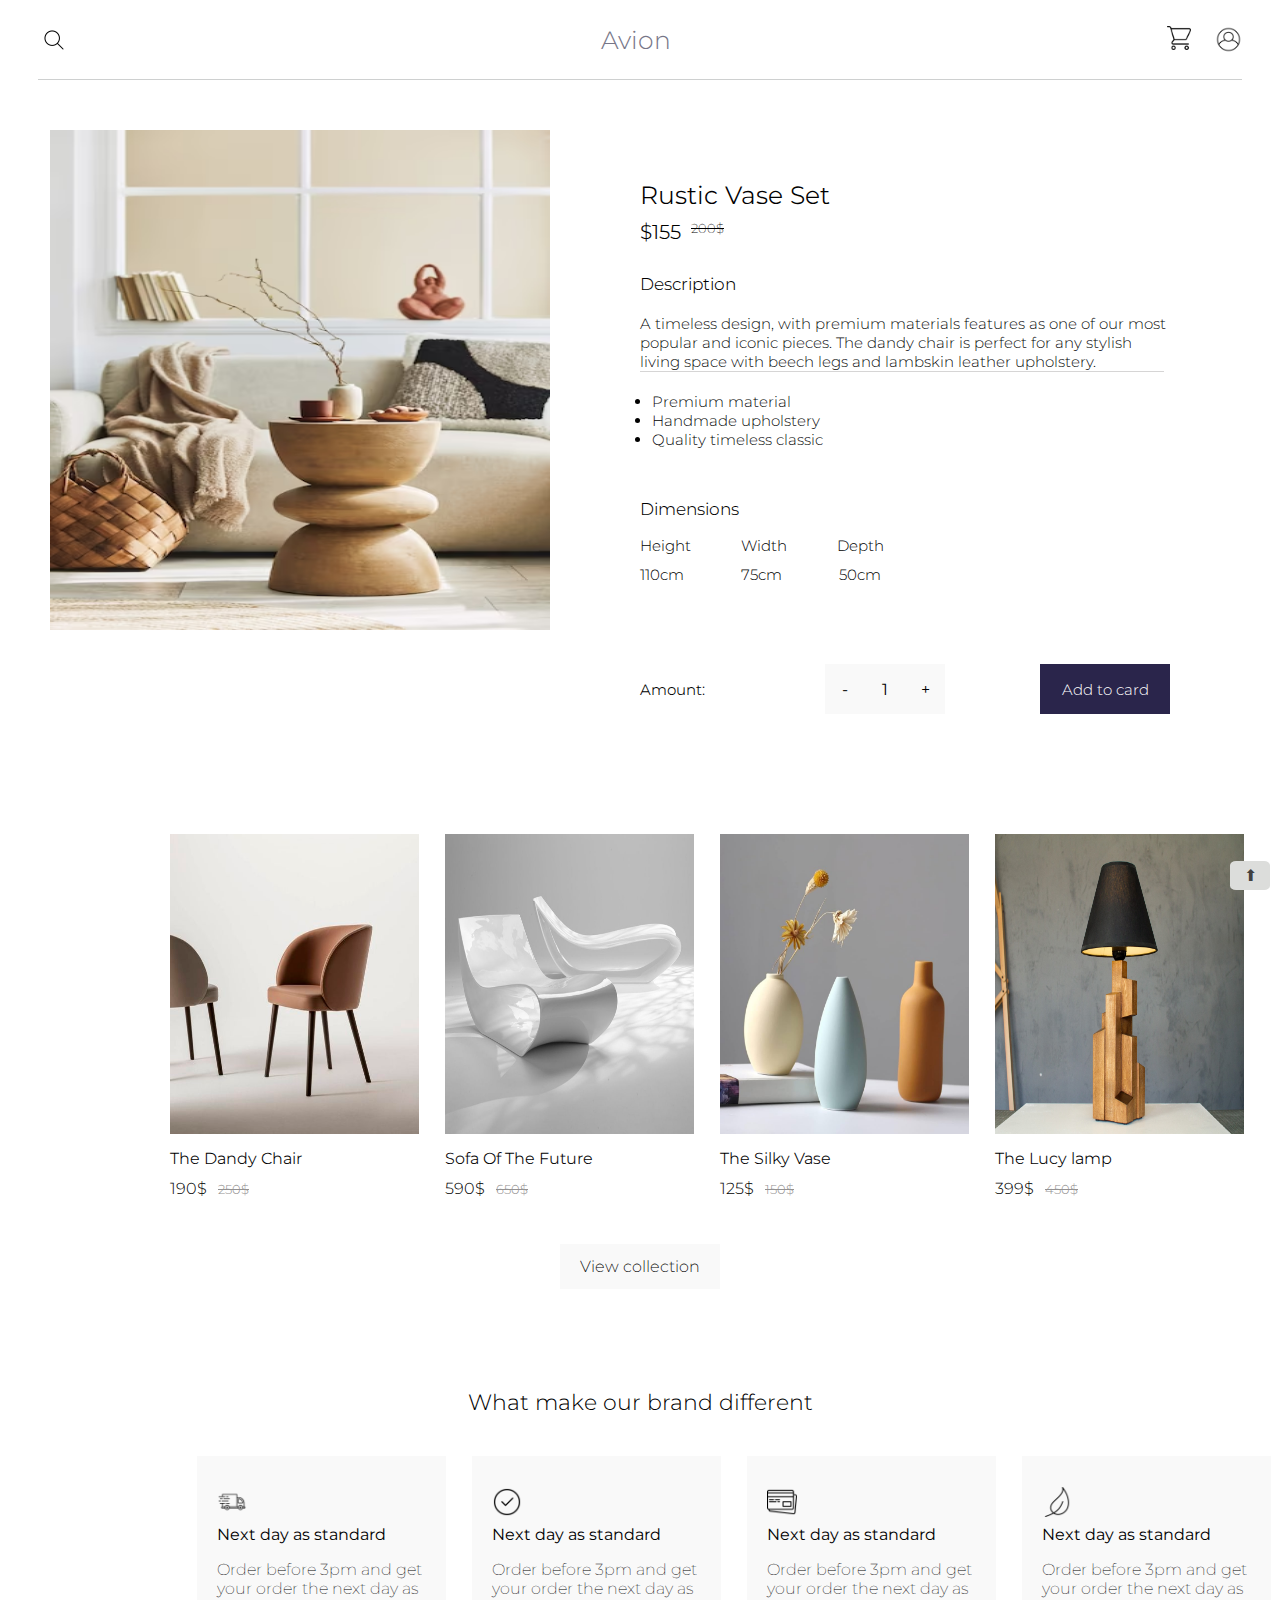
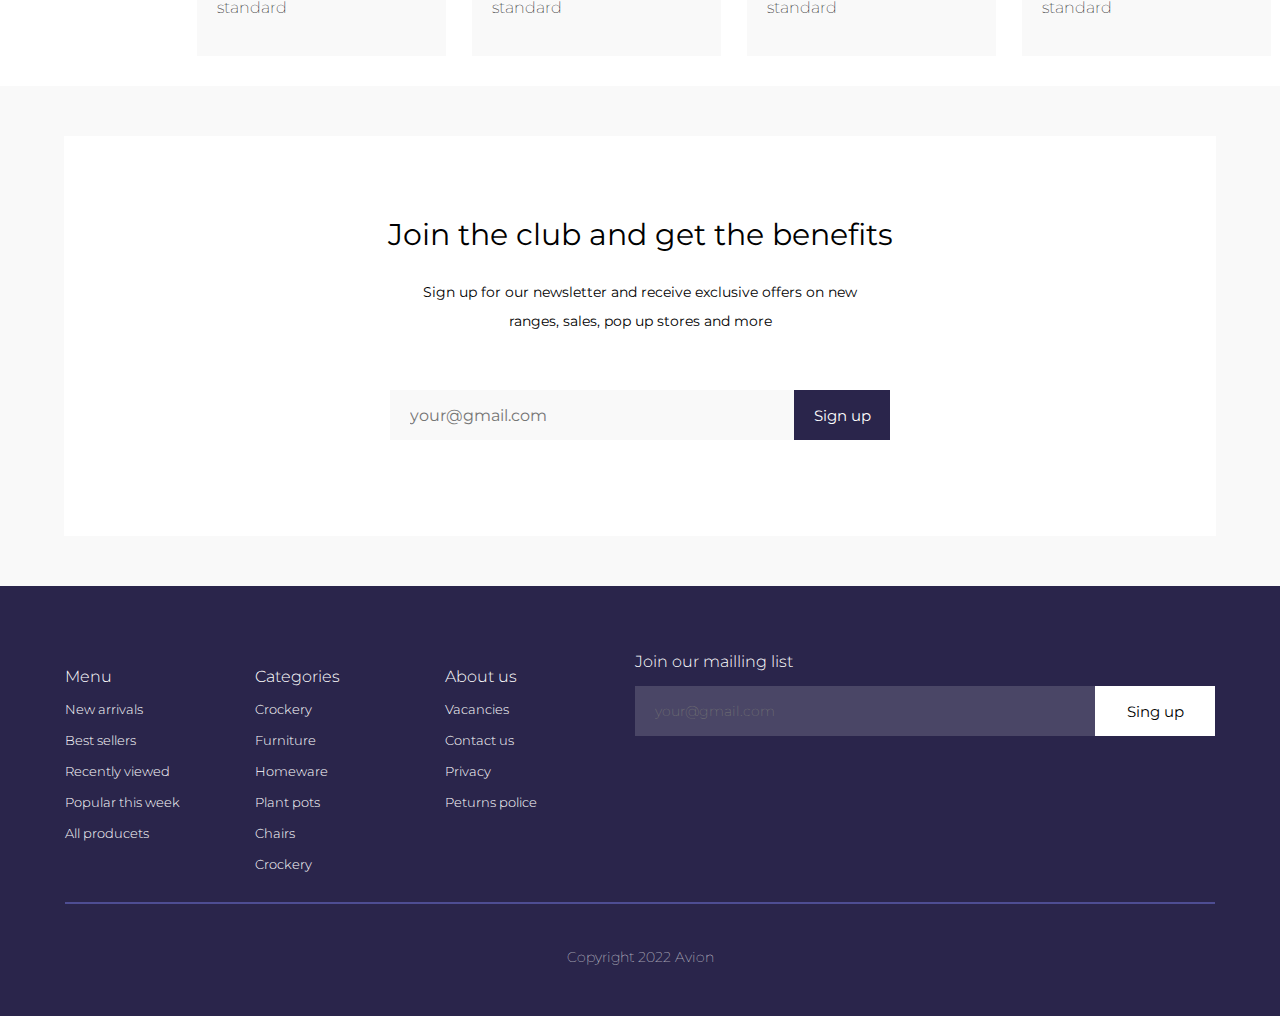
<file: card_vase/vase.html>
<!DOCTYPE html>
<html lang="en">
  <head>
    <meta charset="UTF-8" />
    <meta http-equiv="X-UA-Compatible" content="IE=edge" />
    <meta name="viewport" content="width=device-width, initial-scale=1.0" />
    <link rel="stylesheet" href="/card_vase/vase.css" />
    <link rel="stylesheet" href="/card_vase/reset.css" />

    <link rel="preconnect" href="https://fonts.googleapis.com" />
    <link rel="preconnect" href="https://fonts.gstatic.com" crossorigin />
    <link
      href="https://fonts.googleapis.com/css2?family=Montserrat:ital,wght@0,100..900;1,100..900&display=swap"
      rel="stylesheet"
    />
    <link rel="icon" href="/img/sofa.png" type="image/x-icon" />

    <title>Furniture-Shop</title>
  </head>
  <body>
    <nav class="nav_containter">
      <a href="#">
        <img class="img_loupe" src="/img/loupe.png" alt="" />
      </a>

      <a href="/index.html">
        <h1 class="name_in_nav text_no_decor">Avion</h1>
      </a>
      <div class="basket_account_navbar">
        <a href="/basket/basket.html">
          <img class="img_basket" src="/img/basket.png" alt="" />
        </a>
        <sup class="basket_counter_hide">1</sup>

        <a href="#">
          <img class="img_account" src="/img/account.png" alt="" />
        </a>
      </div>
    </nav>
    <main>
      <div class="photo_and_description">
        <img src="/img/vase.avif" alt="" />

        <div class="description_container">
          <h1 class="name">Rustic Vase Set</h1>
          <div class="price_container">
            <h2 class="price">$155</h2>
            <strike class="old_price_in_chair_card"> 200$ </strike>
          </div>
          <h3 class="word_description">Description</h3>
          <h4 class="description">
            <p>
              A timeless design, with premium materials features as one of our
              most
            </p>
            <p>
              popular and iconic pieces. The dandy chair is perfect for any
              stylish
            </p>
            <p class="last_string_in_description">
              living space with beech legs and lambskin leather upholstery.
            </p>
          </h4>
          <ul class="list">
            <li>Premium material</li>
            <li>Handmade upholstery</li>
            <li>Quality timeless classic</li>
          </ul>
          <div class="word_size">Dimensions</div>

          <div class="size_container">
            <div class="size-1">Height</div>
            <div class="size-2">Width</div>
            <div class="size-3">Depth</div>
          </div>
          <div class="size_cm_container">
            <div class="size-cm-1">110cm</div>
            <div class="size-cm-2">75cm</div>
            <div class="size-cm-3">50cm</div>
          </div>

          <div class="counter_container">
            <p>Amount:</p>
            <div class="counter">
              <button class="btn-menus">-</button>
              <div class="count">1</div>
              <button class="btn-plus">+</button>
            </div>
            <button class="btn_add_to_card">Add to card</button>
          </div>
        </div>
      </div>

      <div class="collection_container">
        <div class="block5">
          <a href="/card_chair/chair.html">
            <img class="img_in_desc-2" src="/img/chair.jpeg" alt="" />
          </a>

          <p class="text_in_desc-3">The Dandy Chair</p>
          <p class="text_in_desc-4">
            190$
            <strike class="old_price"> 250$ </strike>
          </p>
        </div>
        <div class="block6">
          <a href="/card_sofa/sofa.html">
            <img class="img_in_desc-2" src="/img/sofa_card.jpeg" alt="" />
          </a>
          <p class="text_in_desc-3">Sofa Of The Future</p>
          <p class="text_in_desc-4">
            590$
            <strike class="old_price"> 650$ </strike>
          </p>
        </div>
        <div class="block7">
          <a href="/card_vase_set/vase_set.html">
            <img class="img_in_desc-2" src="/img/vase2.jpg" alt="" />
          </a>
          <p class="text_in_desc-3">The Silky Vase</p>
          <p class="text_in_desc-4">
            125$
            <strike class="old_price"> 150$ </strike>
          </p>
        </div>
        <div class="block8">
          <a href="/card_lamp/lamp.html">
            <img class="img_in_desc-2" src="/img/lamp.jpeg" alt="" />
          </a>

          <p class="text_in_desc-3">The Lucy lamp</p>

          <p class="text_in_desc-4">
            399$
            <strike class="old_price"> 450$ </strike>
          </p>
        </div>
      </div>
      <div class="button_container">
        <button class="btn_view_collection">View collection</button>
      </div>

      <h1 class="middle_text">What make our brand different</h1>

      <div class="descriptions_container">
        <div class="block1">
          <img class="img_in_desc" src="/img/track.png" alt="" />
          <p class="text_in_desc-1">Next day as standard</p>
          <p class="text_in_desc-2">
            Order before 3pm and get your order the next day as standard
          </p>
        </div>
        <div class="block2">
          <img class="img_in_desc" src="/img/ckeck_mark.png" alt="" />
          <p class="text_in_desc-1">Next day as standard</p>
          <p class="text_in_desc-2">
            Order before 3pm and get your order the next day as standard
          </p>
        </div>
        <div class="block3">
          <img class="img_in_desc" src="/img/bank_card.png" alt="" />
          <p class="text_in_desc-1">Next day as standard</p>
          <p class="text_in_desc-2">
            Order before 3pm and get your order the next day as standard
          </p>
        </div>
        <div class="block4">
          <img class="img_in_desc" src="/img/eco.png" alt="" />
          <p class="text_in_desc-1">Next day as standard</p>
          <p class="text_in_desc-2">
            Order before 3pm and get your order the next day as standard
          </p>
        </div>
      </div>
    </main>
    <div class="bottom-block-chair-card">
      <div class="gmail-form-container">
        <h1>Join the club and get the benefits</h1>
        <h2>Sign up for our newsletter and receive exclusive offers on new</h2>
        <h3>ranges, sales, pop up stores and more</h3>
        <div class="input-and-btn-in-chair-card">
          <input placeholder="your@gmail.com" />
          <button>Sign up</button>
        </div>
      </div>
    </div>
    <footer>
      <div class="footer_container">
        <div class="columns">
          <div class="column-1">
            <a href="#">
              <p class="first-category-menu">Menu</p>
            </a>

            <p>New arrivals</p>
            <p>Best sellers</p>
            <p>Recently viewed</p>
            <p>Popular this week</p>
            <p>All producets</p>
          </div>
          <div class="column-2">
            <a href="#">
              <p class="first-category-categories">Categories</p>
            </a>

            <p>Crockery</p>
            <p>Furniture</p>
            <p>Homeware</p>
            <p>Plant pots</p>
            <p>Chairs</p>
            <p>Crockery</p>
          </div>
          <div class="column-3">
            <a href="#">
              <p class="first-category-about-us">About us</p>
            </a>

            <p>Vacancies</p>
            <p>Contact us</p>
            <p>Privacy</p>
            <p>Peturns police</p>
          </div>
          <div class="column-4">
            <h1 class="text_in_column-4">Join our mailling list</h1>
            <div class="input_and_btn_in_footer">
              <input class="input_in_footer" placeholder="your@gmail.com" />
              <button class="btn_in_footer">Sing up</button>
            </div>
          </div>
        </div>
        <div class="links_in_footer">
          <div class="content_in_links">
            <h1 class="text_in_links_content">Copyright 2022 Avion</h1>
          </div>
        </div>
      </div>
    </footer>
    <a href="#" id="toTop">
      <div class="arrow">&#11014;</div>
    </a>
  </body>
  <script src="/main.js"></script>
</html>
</file>
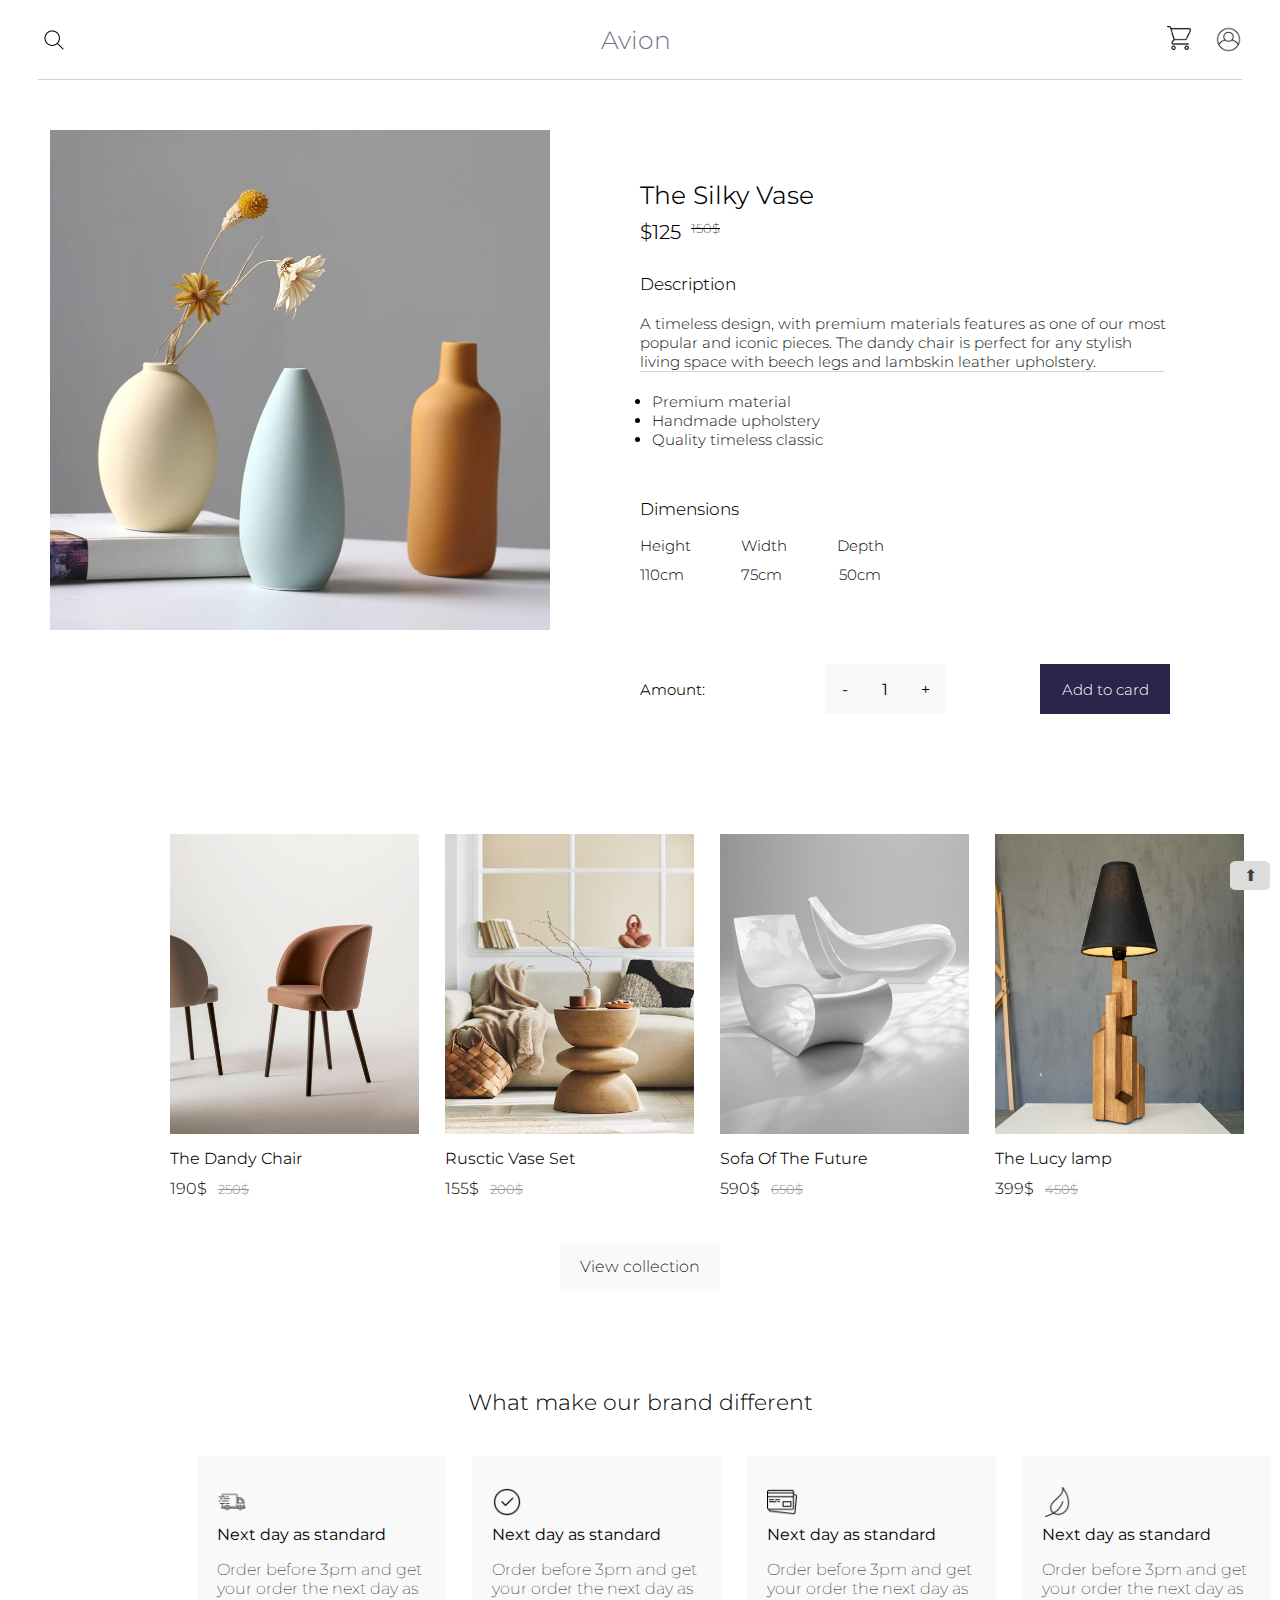
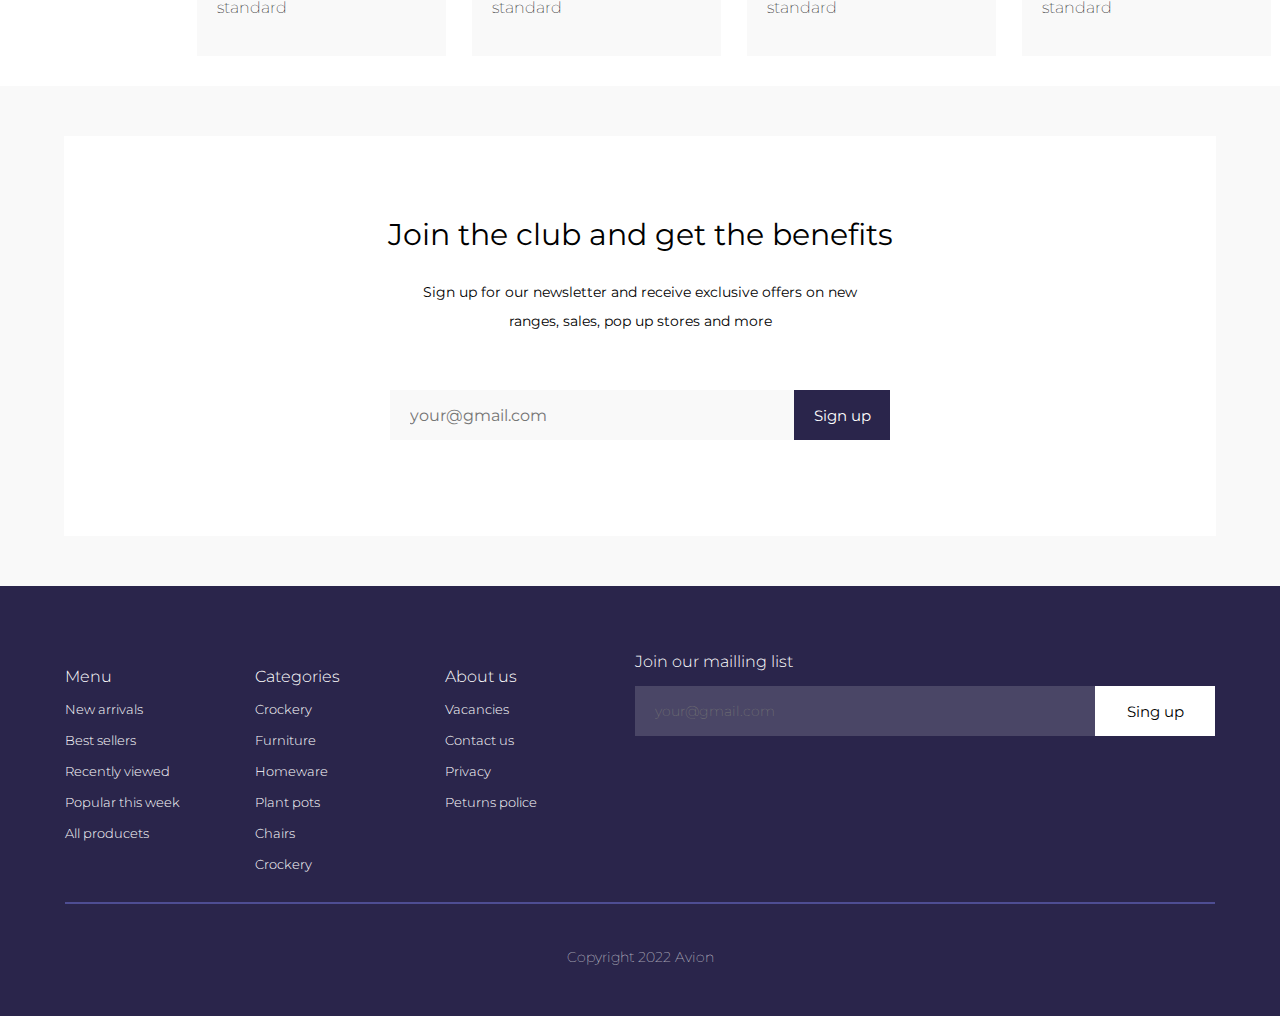
<file: card_vase_set/vase_set.html>
<!DOCTYPE html>
<html lang="en">
  <head>
    <meta charset="UTF-8" />
    <meta http-equiv="X-UA-Compatible" content="IE=edge" />
    <meta name="viewport" content="width=device-width, initial-scale=1.0" />
    <link rel="stylesheet" href="/card_vase_set/vase_set.css" />
    <link rel="stylesheet" href="/card_vase_set/reset.css" />

    <link rel="preconnect" href="https://fonts.googleapis.com" />
    <link rel="preconnect" href="https://fonts.gstatic.com" crossorigin />
    <link
      href="https://fonts.googleapis.com/css2?family=Montserrat:ital,wght@0,100..900;1,100..900&display=swap"
      rel="stylesheet"
    />
    <link rel="icon" href="/img/sofa.png" type="image/x-icon" />

    <title>Furniture-Shop</title>
  </head>
  <body>
    <nav class="nav_containter">
      <a href="#">
        <img class="img_loupe" src="/img/loupe.png" alt="" />
      </a>

      <a href="/index.html">
        <h1 class="name_in_nav text_no_decor">Avion</h1>
      </a>
      <div class="basket_account_navbar">
        <a href="/basket/basket.html">
          <img class="img_basket" src="/img/basket.png" alt="" />
        </a>
        <sup class="basket_counter_hide">1</sup>

        <a href="#">
          <img class="img_account" src="/img/account.png" alt="" />
        </a>
      </div>
    </nav>
    <main>
      <div class="photo_and_description">
        <a href="/chair.html">
          <img src="/img/vase2.jpg" alt="" />
        </a>
        <div class="description_container">
          <h1 class="name">The Silky Vase</h1>
          <div class="price_container">
            <h2 class="price">$125</h2>
            <strike class="old_price_in_chair_card"> 150$ </strike>
          </div>
          <h3 class="word_description">Description</h3>
          <h4 class="description">
            <p>
              A timeless design, with premium materials features as one of our
              most
            </p>
            <p>
              popular and iconic pieces. The dandy chair is perfect for any
              stylish
            </p>
            <p class="last_string_in_description">
              living space with beech legs and lambskin leather upholstery.
            </p>
          </h4>
          <ul class="list">
            <li>Premium material</li>
            <li>Handmade upholstery</li>
            <li>Quality timeless classic</li>
          </ul>
          <div class="word_size">Dimensions</div>

          <div class="size_container">
            <div class="size-1">Height</div>
            <div class="size-2">Width</div>
            <div class="size-3">Depth</div>
          </div>
          <div class="size_cm_container">
            <div class="size-cm-1">110cm</div>
            <div class="size-cm-2">75cm</div>
            <div class="size-cm-3">50cm</div>
          </div>

          <div class="counter_container">
            <p>Amount:</p>
            <div class="counter">
              <button class="btn-menus">-</button>
              <div class="count">1</div>
              <button class="btn-plus">+</button>
            </div>
            <button class="btn_add_to_card">Add to card</button>
          </div>
        </div>
      </div>

      <div class="collection_container">
        <div class="block5">
          <a href="/card_chair/chair.html">
            <img class="img_in_desc-2" src="/img/chair.jpeg" alt="" />
          </a>

          <p class="text_in_desc-3">The Dandy Chair</p>
          <p class="text_in_desc-4">
            190$
            <strike class="old_price"> 250$ </strike>
          </p>
        </div>
        <div class="block6">
          <a href="/card_vase/vase.html">
            <img class="img_in_desc-2" src="/img/vase.avif" alt="" />
          </a>
          <p class="text_in_desc-3">Rusctic Vase Set</p>
          <p class="text_in_desc-4">
            155$
            <strike class="old_price"> 200$ </strike>
          </p>
        </div>
        <div class="block7">
          <a href="/card_sofa/sofa.html">
            <img class="img_in_desc-2" src="/img/sofa_card.jpeg" alt="" />
          </a>
          <p class="text_in_desc-3">Sofa Of The Future</p>
          <p class="text_in_desc-4">
            590$
            <strike class="old_price"> 650$ </strike>
          </p>
        </div>
        <div class="block8">
          <a href="/card_lamp/lamp.html">
            <img class="img_in_desc-2" src="/img/lamp.jpeg" alt="" />
          </a>

          <p class="text_in_desc-3">The Lucy lamp</p>

          <p class="text_in_desc-4">
            399$
            <strike class="old_price"> 450$ </strike>
          </p>
        </div>
      </div>
      <div class="button_container">
        <button class="btn_view_collection">View collection</button>
      </div>

      <h1 class="middle_text">What make our brand different</h1>

      <div class="descriptions_container">
        <div class="block1">
          <img class="img_in_desc" src="/img/track.png" alt="" />
          <p class="text_in_desc-1">Next day as standard</p>
          <p class="text_in_desc-2">
            Order before 3pm and get your order the next day as standard
          </p>
        </div>
        <div class="block2">
          <img class="img_in_desc" src="/img/ckeck_mark.png" alt="" />
          <p class="text_in_desc-1">Next day as standard</p>
          <p class="text_in_desc-2">
            Order before 3pm and get your order the next day as standard
          </p>
        </div>
        <div class="block3">
          <img class="img_in_desc" src="/img/bank_card.png" alt="" />
          <p class="text_in_desc-1">Next day as standard</p>
          <p class="text_in_desc-2">
            Order before 3pm and get your order the next day as standard
          </p>
        </div>
        <div class="block4">
          <img class="img_in_desc" src="/img/eco.png" alt="" />
          <p class="text_in_desc-1">Next day as standard</p>
          <p class="text_in_desc-2">
            Order before 3pm and get your order the next day as standard
          </p>
        </div>
      </div>
    </main>
    <div class="bottom-block-chair-card">
      <div class="gmail-form-container">
        <h1>Join the club and get the benefits</h1>
        <h2>Sign up for our newsletter and receive exclusive offers on new</h2>
        <h3>ranges, sales, pop up stores and more</h3>
        <div class="input-and-btn-in-chair-card">
          <input placeholder="your@gmail.com" />
          <button>Sign up</button>
        </div>
      </div>
    </div>
    <footer>
      <div class="footer_container">
        <div class="columns">
          <div class="column-1">
            <a href="#">
              <p class="first-category-menu">Menu</p>
            </a>

            <p>New arrivals</p>
            <p>Best sellers</p>
            <p>Recently viewed</p>
            <p>Popular this week</p>
            <p>All producets</p>
          </div>
          <div class="column-2">
            <a href="#">
              <p class="first-category-categories">Categories</p>
            </a>

            <p>Crockery</p>
            <p>Furniture</p>
            <p>Homeware</p>
            <p>Plant pots</p>
            <p>Chairs</p>
            <p>Crockery</p>
          </div>
          <div class="column-3">
            <a href="#">
              <p class="first-category-about-us">About us</p>
            </a>

            <p>Vacancies</p>
            <p>Contact us</p>
            <p>Privacy</p>
            <p>Peturns police</p>
          </div>
          <div class="column-4">
            <h1 class="text_in_column-4">Join our mailling list</h1>
            <div class="input_and_btn_in_footer">
              <input class="input_in_footer" placeholder="your@gmail.com" />
              <button class="btn_in_footer">Sing up</button>
            </div>
          </div>
        </div>
        <div class="links_in_footer">
          <div class="content_in_links">
            <h1 class="text_in_links_content">Copyright 2022 Avion</h1>
          </div>
        </div>
      </div>
    </footer>
    <a href="#" id="toTop">
      <div class="arrow">&#11014;</div>
    </a>
  </body>
  <script src="/main.js"></script>
</html>
</file>
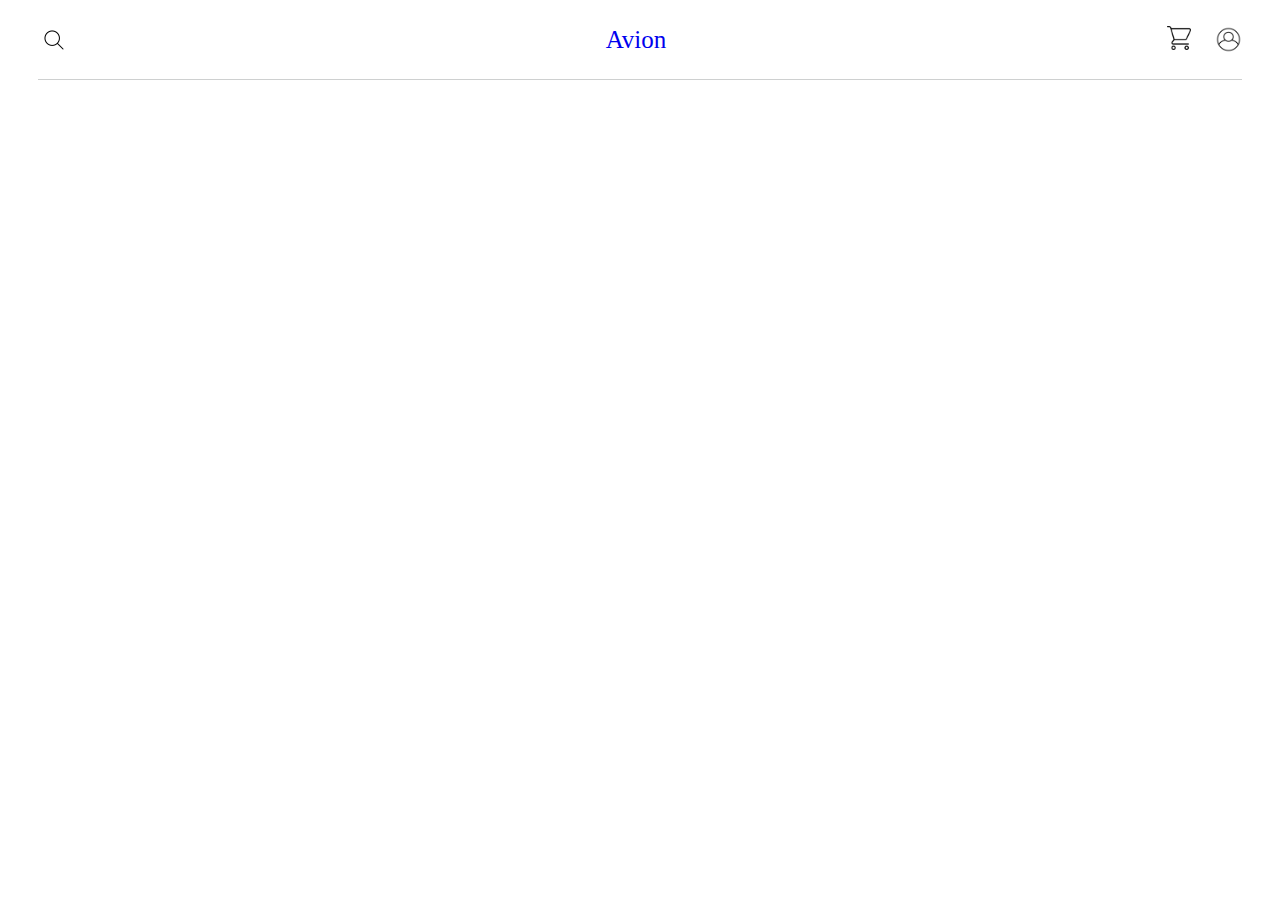
<file: collection/collection.html>
<!DOCTYPE html>
<html lang="en">
  <head>
    <meta charset="UTF-8" />
    <meta http-equiv="X-UA-Compatible" content="IE=edge" />
    <meta name="viewport" content="width=device-width, initial-scale=1.0" />
    <title>Document</title>

    <link rel="stylesheet" href="/collection/collection.css" />
    <link rel="stylesheet" href="/collection/reset.css" />
  </head>
  <body>
    <nav class="nav_containter">
      <a href="#">
        <img class="img_loupe" src="/img/loupe.png" alt="" />
      </a>

      <a href="/index.html">
        <h1 class="name_in_nav text_no_decor">Avion</h1>
      </a>
      <div class="basket_account_navbar">
        <a href="/basket/basket.html">
          <img class="img_basket" src="/img/basket.png" alt="" />
        </a>
        <sup class="basket_counter_hide">1</sup>

        <a href="#">
          <img class="img_account" src="/img/account.png" alt="" />
        </a>
      </div>
    </nav>
  </body>
</html>
</file>
<file: styles/main.css>
/* ----------------------NAVBAR---------------------- */
.nav_containter {
  display: flex;
  align-items: center;
  justify-content: space-between;
  width: 94%;
  height: 80px;
  margin-left: 3%;
  border-bottom: 1px solid rgb(206, 208, 208);
  font-family: "Montserrat";
  font-weight: 300;
}

.name_in_nav {
  margin-left: 35px;
  display: flex;
  justify-content: center;
  align-items: center;

  font-size: 25px;
  width: 100px;
}

.basket_account_navbar {
  display: flex;
  justify-content: space-between;
  width: 70px;
  height: 30px;
}

.img_loupe {
  display: flex;
  width: 32px;
  height: 32px;
}

.img_basket {
  width: 24px;
  height: 24px;
}

.img_account {
  width: 27px;
  height: 27px;
}
/* -------------------------------------------------- */

/* ----------------------CATEGORIES---------------------- */
.categories {
  font-family: "Montserrat";
  font-weight: 300;
  color: rgb(119, 118, 136);
  font-size: 16px;
  align-items: center;
  justify-content: center;
  width: 50%;

  display: flex;
  justify-content: space-around;
}

.categories_container {
  margin-top: 30px;
  display: flex;
  justify-content: center;
}
/* -------------------------------------------------- */

.banner_img {
  margin-left: 80px;
  margin-top: 30px;
  width: 90%;
  height: 600px;
}

.middle_text {
  margin-top: 100px;
  display: flex;
  justify-content: center;
  align-items: center;
  font-family: "Montserrat";
  font-weight: 300;
  font-size: 22px;
}

.descriptions_container {
  width: 1100px;
  height: 200px;
  margin-top: 40px;
  margin-left: 200px;

  display: grid;
  grid-template-columns: 1fr 1fr 1fr 1fr;
}

.block1 {
  display: flex;
  align-items: center;
  justify-content: center;
  flex-direction: column;
  margin: 0 26px 0 0;
  padding-left: 20px;

  background-color: rgb(249, 249, 249);
}

.block2 {
  display: flex;
  align-items: center;
  justify-content: center;
  flex-direction: column;
  margin: 0 26px 0 0;
  padding-left: 20px;

  background-color: rgb(249, 249, 249);
}

.block3 {
  display: flex;
  align-items: center;
  justify-content: center;
  flex-direction: column;
  margin: 0 26px 0 0;
  padding-left: 20px;

  background-color: rgb(249, 249, 249);
}

.block4 {
  display: flex;
  align-items: center;
  justify-content: center;
  flex-direction: column;
  margin: 0 26px 0 0;
  padding-left: 20px;

  background-color: rgb(249, 249, 249);
}

.img_in_desc {
  margin-right: auto;
  width: 30px;
}

.text_in_desc {
  margin-right: auto;
  margin-top: 8px;
  margin-bottom: 8px;
}

.text_in_desc-1 {
  margin-right: auto;
  margin-top: 8px;
  margin-bottom: 8px;

  font-family: "Montserrat";
  font-weight: 400;
}

.text_in_desc-2 {
  margin-right: auto;
  margin-top: 8px;
  margin-bottom: 8px;

  font-family: "Montserrat";
  font-weight: 150;
}

/* ------------------------------- */

.collection_container {
  /* border: 1px solid teal; */
  width: 1100px;
  /* height: 350px; */
  height: 440px;

  margin-top: 80px;
  margin-left: 200px;

  display: grid;
  grid-template-columns: 1fr 1fr 1fr 1fr;
}

.block5 {
  display: flex;
  /* align-items: center; */
  /* justify-content: center; */
  flex-direction: column;
  margin: 0 26px 0 0;
  /* padding-left: 20px; */
}

.block6 {
  display: flex;
  align-items: center;
  /* justify-content: center; */
  flex-direction: column;
  margin: 0 26px 0 0;
  /* padding-left: 20px; */
}

.block7 {
  display: flex;
  align-items: center;
  /* justify-content: center; */
  flex-direction: column;
  margin: 0 26px 0 0;
  /* padding-left: 20px; */
}

.block8 {
  display: flex;
  align-items: center;
  /* justify-content: center; */
  flex-direction: column;
  margin: 0 26px 0 0;
  /* padding-left: 20px; */
}

.img_in_desc-2 {
  /* margin-right: auto; */
  width: 100%;
  height: 330px;
}

/* .text_in_desc {
  margin-right: auto;
  margin-top: 8px;
  margin-bottom: 8px;
} */

.text_in_desc-3 {
  margin-right: auto;
  margin-top: 25px;
  margin-bottom: 8px;

  font-family: "Montserrat";
  font-weight: 350;
}

.text_in_desc-4 {
  margin-right: auto;
  margin-top: 8px;
  margin-bottom: 8px;

  font-family: "Montserrat";
  font-weight: 300;
}

/* .descriptions_container {
  margin-top: 40px;

  display: flex;
  justify-content: center;
  align-items: center;
}

.descriptions_blocks {
  display: flex;
  justify-content: center;
  align-items: center;
  width: 80%;
  height: 250px;
  border: 1px solid teal;
}

.block1 {
  height: 100%;
  width: 300px;
  background-color: rgb(249, 249, 249);
}

.block2 {
  height: 100%;
  width: 300px;
  background-color: rgb(249, 249, 249);
}

.block3 {
  height: 100%;
  width: 300px;
  background-color: rgb(249, 249, 249);
}

.block4 {
  height: 100%;
  width: 300px;
  background-color: rgb(249, 249, 249);
}

.void {
  height: 100%;
  width: 30px;
  background-color: white;
} */
</file>
<file: basket/basket.css>
body {
  background-color: rgb(249, 249, 249);
}
* {
  font-family: "Montserrat";
}

.nav_fam {
  background-color: white;
}

/* ----------------------NAVBAR---------------------- */
.nav_containter {
  display: flex;
  align-items: center;
  justify-content: space-between;
  width: 94%;
  height: 80px;
  margin-left: 3%;
  border-bottom: 1px solid rgb(206, 208, 208);
  font-weight: 300;
  background-color: white;
}

.name_in_nav {
  margin-left: 35px;
  display: flex;
  justify-content: center;
  align-items: center;

  font-size: 25px;
  width: 100px;
}

.basket_account_navbar {
  display: flex;
  justify-content: space-between;
  width: 75px;
  height: 40px;
}

.basket_account_navbar img {
  margin-top: 6px;
}

.img_loupe {
  display: flex;
  width: 32px;
  height: 32px;
  transition: 0.2s; /* Время эффекта */
}

.img_loupe:hover {
  transform: scale(1.1); /* Увеличиваем масштаб */
}

.basket_counter_hide {
  display: none;
}

.basket_counter_see {
  margin-right: 3px;
  width: 18px;
  height: 15px;
  display: flex;
  justify-content: center;

  border-radius: 45%;
  font-weight: 400;
  font-size: 12px;
  font-family: "Trebuchet MS", "Lucida Sans Unicode", "Lucida Grande",
    "Lucida Sans", Arial, sans-serif;
  background-color: rgb(249, 17, 85);
  color: white;
}

.img_basket {
  width: 24px;
  height: 24px;
  transition: 0.2s; /* Время эффекта */
}

.img_basket:hover {
  transform: scale(1.1); /* Увеличиваем масштаб */
}

.img_account {
  width: 27px;
  height: 27px;
  transition: 0.2s; /* Время эффекта */
}

.img_account:hover {
  transform: scale(1.1); /* Увеличиваем масштаб */
}
.text_no_decor {
  text-decoration: none;
  color: rgb(119, 118, 136);
  text-decoration: none;
  background-image: linear-gradient(currentColor, currentColor);
  background-position: 50% 100%;
  background-repeat: no-repeat;
  background-size: 0% 2px;
  transition: background-size 0.2s;
}

.text_no_decor:hover {
  background-size: 100% 1.5px;
}
/* -------------------------------------------------- */

#toTop {
  background-color: #dcdddb;
  padding: 5px;
  cursor: pointer;
  z-index: 9999;
  bottom: 10px;
  right: 10px;
  position: fixed;
  border-radius: 15%;
  width: 40px;
}

#toTop:hover {
  background-color: rgb(214, 214, 211);
}

.arrow {
  display: flex;
  justify-content: center;
  color: rgb(65, 65, 65);
}

/* -----------------------FOOTER------------------------- */
footer {
  width: 100%;
  height: 430px;
  background-color: rgb(42, 37, 75);
  border: 1px solid rgb(42, 37, 75);
}

.footer_container {
  width: 90%;
  height: 80%;
  margin: auto;
  margin-top: 65px;
}

.columns {
  display: grid;
  grid-template-columns: 1fr 1fr 1fr 1fr;
}
.first-category {
  font-weight: 300;
  font-size: 17px !important;
  width: 100%;
}

.columns p {
  padding-top: 15px;
  color: white;
  font-weight: 300;
  font-size: 13px;
}

.input_in_footer {
  background-color: rgb(74, 70, 102);
  color: white;

  width: 460px;
  height: 50px;
  padding-left: 20px;

  font-weight: 200;
  font-size: 14px;
}

.btn_in_footer {
  background-color: aquamarine;
  height: 50px;

  width: 120px;
  background-color: white;
  color: black;
  font-size: 15px;
}
.btn_in_footer:hover {
  background-color: rgb(237, 236, 236);
}

.input_and_btn_in_footer {
  display: flex;
}

.text_in_column-4 {
  color: white;
  font-weight: 300;
  font-size: 16px;
  padding-bottom: 15px;
}

.links_in_footer {
  margin-top: 30px;
  padding-top: 24px;
  border-top: 2px solid rgb(78, 77, 147);
}

.content_in_links {
  margin-top: 20px;
  display: flex;
}

.text_in_links_content {
  margin: auto;
  color: white;
  font-weight: 100;
  font-size: 14px;
}

.icons_in_footer img {
  width: 25px;

  margin-right: 15px;
}

.first-category-menu,
.first-category-categories,
.first-category-about-us {
  font-size: 16px !important;
  width: 100px;

  transition: all 0.2s ease-out;
}

.first-category-menu:hover,
.first-category-categories:hover,
.first-category-about-us:hover {
  color: rgb(169, 169, 169);
}

.basket_container {
  display: flex;
  justify-content: center;
  align-items: center;
  width: 100%;
  min-height: 720px;
  background-color: rgb(249, 249, 249);
  /* background-color: rgb(249, 224, 224); */

  /* border: 1px solid teal; */
}

.basket {
  background-color: white;
  /* background-color: rgb(141, 137, 137); */

  min-width: 1280px;
  min-height: 600px;
  /* height: 600px; */
  /* margin-top: 100px; */
  padding-top: 80px;
  padding-left: 50px;
  padding-right: 50px;
  padding-bottom: 50px;
}

.basket_content {
  /* background-color: rgb(126, 126, 206); */
}

.basket_head {
  /* border: 1px solid teal; */
  border-bottom: 1px solid rgb(223, 222, 222);
  display: flex;
  justify-content: space-between;
  height: 40px;
}

.quantity_and_total {
  width: 350px;
  /* border: 1px solid teal; */

  display: flex;
  justify-content: space-between;
}

.card {
  margin-top: 30px;

  display: flex;
  /* border: 1px solid teal; */
}

.card img {
  width: 150px;
}

.about_product {
  padding-left: 20px;
  margin-top: 10px;
  margin-bottom: 15px;

  flex-direction: column;
}

.name_of_product {
  padding-bottom: 13px;
  font-weight: 400;
}
.description-1 {
  font-size: 15px;
  font-weight: 300;
}

.description-2 {
  font-weight: 300;
  font-size: 15px;

  padding-bottom: 13px;
}

.price {
  font-weight: 350;
}

.counter {
  margin-left: 160px;
  display: grid;
  grid-template-columns: 1fr 1fr 1fr;

  align-items: center;
  justify-content: space-around;
  background-color: rgb(249, 249, 249);
  width: 120px;
  height: 50px;
}

.counter_and_price {
  padding-top: 30px;
  width: 537px;
  /* border: 1px solid teal; */

  display: flex;
  justify-content: space-between;
}

.counter_and_price p {
  padding-top: 10px;
}

.counter button {
  /* border: 1px solid teal; */
  height: 100%;

  transition: all 0.2s ease-out;
}

.count {
  display: flex;
  justify-content: center;
}

.counter button:hover {
  background-color: rgb(244, 243, 243);
  color: rgb(169, 169, 169);
}

.del_product_btn {
  width: 25px;
  height: 25px;
  /* background-color: red; */
  border-radius: 50%;
}

.del_product_btn img {
  margin-top: 15px;
  margin-right: 500px;
}

.go_to_checkout_container {
  padding-top: 20px;
  margin-left: 70px;
  justify-content: center;
  align-items: center;
  width: 1285px;
  height: 180px;
  /* border: 1px solid teal; */
  text-align: right;
}

.subtotal_and_price {
  display: inline-flex;
  text-align: right;
  padding-bottom: 20px;
}

.word_subtotal {
  font-weight: 300;
  font-size: 18px;
  color: rgb(78, 77, 147);
}

.price {
  font-weight: 350;
  padding-left: 15px;
  font-size: 20px;
}

.word_texes {
  color: rgb(78, 77, 147);
  padding-bottom: 20px;
}

.btn_checkout {
  background-color: rgb(42, 37, 75);
  color: white;
  height: 60px;
  width: 150px;
}

footer {
  margin-top: 100px;

  min-height: 430px;
}
</file>
<file: card_chair/chair.css>
* {
  font-family: "Montserrat";
}

/* ----------------------NAVBAR---------------------- */
.nav_containter {
  display: flex;
  align-items: center;
  justify-content: space-between;
  width: 94%;
  height: 80px;
  margin-left: 3%;
  border-bottom: 1px solid rgb(206, 208, 208);
  font-weight: 300;
}

.name_in_nav {
  margin-left: 35px;
  display: flex;
  justify-content: center;
  align-items: center;

  font-size: 25px;
  width: 100px;
}

.basket_account_navbar {
  display: flex;
  justify-content: space-between;
  width: 75px;
  height: 40px;
}

.basket_account_navbar img {
  margin-top: 6px;
}

.img_loupe {
  display: flex;
  width: 32px;
  height: 32px;
  transition: 0.2s; /* Время эффекта */
}

.img_loupe:hover {
  transform: scale(1.1); /* Увеличиваем масштаб */
}

.basket_counter_hide {
  display: none;
}

.basket_counter_see {
  margin-right: 3px;
  width: 18px;
  height: 15px;
  display: flex;
  justify-content: center;

  border-radius: 45%;
  font-weight: 400;
  font-size: 12px;
  font-family: "Trebuchet MS", "Lucida Sans Unicode", "Lucida Grande",
    "Lucida Sans", Arial, sans-serif;
  background-color: rgb(249, 17, 85);
  color: white;
}

.img_basket {
  width: 24px;
  height: 24px;
  transition: 0.2s; /* Время эффекта */
}

.img_basket:hover {
  transform: scale(1.1); /* Увеличиваем масштаб */
}

.img_account {
  width: 27px;
  height: 27px;
  transition: 0.2s; /* Время эффекта */
}

.img_account:hover {
  transform: scale(1.1); /* Увеличиваем масштаб */
}
/* -------------------------------------------------- */

/* ----------------------CATEGORIES---------------------- */
.categories {
  font-weight: 300;
  color: rgb(119, 118, 136);
  font-size: 16px;
  align-items: center;
  justify-content: center;
  width: 50%;

  display: flex;
  justify-content: space-around;
}

.categories_container {
  margin-top: 30px;
  display: flex;
  justify-content: center;
}

.text_no_decor {
  text-decoration: none;
  color: rgb(119, 118, 136);
  text-decoration: none;
  background-image: linear-gradient(currentColor, currentColor);
  background-position: 50% 100%;
  background-repeat: no-repeat;
  background-size: 0% 2px;
  transition: background-size 0.2s;
}

.text_no_decor:hover {
  background-size: 100% 1.5px;
}

/* -------------------------------------------------- */

.banner_img {
  margin-left: 80px;
  margin-top: 30px;
  width: 90%;
  height: 600px;
}

.middle_text {
  margin-top: 100px;
  display: flex;
  justify-content: center;
  align-items: center;
  font-weight: 300;
  font-size: 22px;
}

.descriptions_container {
  width: 1100px;
  height: 200px;
  margin-top: 40px;
  margin-left: 197px;

  display: grid;
  grid-template-columns: 1fr 1fr 1fr 1fr;
}

.block1 {
  display: flex;
  align-items: center;
  justify-content: center;
  flex-direction: column;
  margin: 0 26px 0 0;
  padding-left: 20px;

  background-color: rgb(249, 249, 249);
}

.block2 {
  display: flex;
  align-items: center;
  justify-content: center;
  flex-direction: column;
  margin: 0 26px 0 0;
  padding-left: 20px;

  background-color: rgb(249, 249, 249);
}

.block3 {
  display: flex;
  align-items: center;
  justify-content: center;
  flex-direction: column;
  margin: 0 26px 0 0;
  padding-left: 20px;

  background-color: rgb(249, 249, 249);
}

.block4 {
  display: flex;
  align-items: center;
  justify-content: center;
  flex-direction: column;
  margin: 0 26px 0 0;
  padding-left: 20px;

  background-color: rgb(249, 249, 249);
}

.img_in_desc {
  margin-right: auto;
  width: 30px;
}

.text_in_desc {
  margin-right: auto;
  margin-top: 8px;
  margin-bottom: 8px;
}

.text_in_desc-1 {
  margin-right: auto;
  margin-top: 8px;
  margin-bottom: 8px;

  font-weight: 400;
}

.text_in_desc-2 {
  margin-right: auto;
  margin-top: 8px;
  margin-bottom: 8px;

  font-weight: 150;
}

/* ------------------------------- */

.collection_container {
  width: 1100px;

  height: 370px;

  margin-top: 120px;
  margin-left: 170px;

  display: grid;
  grid-template-columns: 1fr 1fr 1fr 1fr;
}

.block5 {
  display: flex;

  flex-direction: column;
  margin: 0 26px 0 0;
}

.block6 {
  display: flex;
  align-items: center;

  flex-direction: column;
  margin: 0 26px 0 0;
}

.block7 {
  display: flex;
  align-items: center;

  flex-direction: column;
  margin: 0 26px 0 0;
}

.block8 {
  display: flex;
  align-items: center;

  flex-direction: column;
  margin: 0 26px 0 0;
}

.old_price {
  padding-left: 7px;
  font-size: 13px;
  color: rgb(148, 146, 146);
}

.img_in_desc-2 {
  width: 300px;
  height: 300px;
  transition: 0.2s; /* Время эффекта */
}

.img_in_desc-2:hover {
  transform: scale(1.1); /* Увеличиваем масштаб */
}

.text_in_desc-3 {
  margin-right: auto;
  margin-top: 15px;
  margin-bottom: 8px;

  font-weight: 350;
}

.text_in_desc-4 {
  margin-right: auto;
  margin-top: 3px;
  margin-bottom: 8px;

  font-weight: 300;
}

.button_container {
  display: flex;
  justify-content: center;
}

.btn_view_collection {
  margin-top: 40px;

  background-color: rgb(249, 249, 249);
  font-weight: 250;
  width: 160px;
  height: 45px;
}

.btn_view_collection:hover {
  background-color: rgb(245, 245, 245);
}

.view_collection_container {
  margin-left: 13.8%;
  width: 76%;
  height: 450px;
  display: grid;

  margin-top: 80px;
  grid-template-columns: 1fr 1fr;
}

.block9 {
  background-color: rgb(42, 37, 75);
  width: 98%;
  display: flex;
  align-items: center;
  justify-content: center;
}

.block9-text-1 {
  color: white;
  font-weight: 350;
  font-size: 25px;
  margin-bottom: 20px;
}

.block9-text-2 {
  color: white;
  font-weight: 200;
  font-size: 15px;
}

.block-9-btn {
  color: white;
  margin-top: 40px;
  background-color: rgb(74, 69, 100);

  font-weight: 250;
  width: 160px;
  height: 45px;
}

.block-9-btn:hover {
  background-color: rgb(61, 55, 91);
}

.content_in_block9 {
  display: flex;
  flex-direction: column;
  justify-content: space-between;

  width: 80%;
  height: 80%;
}

.block10 img {
  height: 100%;
}

#toTop {
  background-color: #dcdddb;
  padding: 5px;
  cursor: pointer;
  z-index: 9999;
  bottom: 10px;
  right: 10px;
  position: fixed;
  border-radius: 15%;
  width: 40px;
}

#toTop:hover {
  background-color: rgb(214, 214, 211);
}

.arrow {
  display: flex;
  justify-content: center;
  color: rgb(65, 65, 65);
}

.bottom-block {
  margin-top: 70px;
  width: 100%;
  height: 500px;
  background-image: url("/img/sunset.jpeg");
}

.text-content-container {
  flex-direction: column;
  display: flex;
  justify-content: center;
  align-items: center;
  height: 100%;
  color: white;
}

.bottom-block-p1 {
  font-weight: 400;
  font-size: 25px;
}

.bottom-block-p2 {
  font-weight: 300;
  font-size: 15px;
}

.bottom-block-p3 {
  font-weight: 300;
  font-size: 15px;
}

.checkboxs {
  display: flex;
}

.checkboxs p {
  font-weight: 300;
  font-size: 13px;
}

.checkbox-1,
.checkbox-2,
.checkbox-3 {
  display: flex;
  margin: 15px;
}

.checkbox-1 input,
.checkbox-2 input,
.checkbox-3 input {
  margin-right: 10px;
  border-radius: 50%;
}

.input-in-bottom-block {
  margin-top: 20px;
  padding-left: 20px;
  background-color: white;
  height: 50px;
  width: 420px;
  color: black;
  font-weight: 300;
  font-size: 14px;
}

.input_btn-bottom-block button {
  background-color: rgb(53, 47, 91);
  height: 50px;
  width: 100px;
  font-weight: 300;
  font-size: 15px;
}

.input_btn-bottom-block button:hover {
  background-color: rgb(61, 55, 91);
}

footer {
  width: 100%;
  height: 430px;
  background-color: rgb(42, 37, 75);
  border: 1px solid rgb(42, 37, 75);
}

.footer_container {
  width: 90%;
  height: 80%;
  margin: auto;
  margin-top: 65px;
}

.columns {
  display: grid;
  grid-template-columns: 1fr 1fr 1fr 1fr;
}
.first-category {
  font-weight: 300;
  font-size: 17px !important;
  width: 100%;
}

.columns p {
  padding-top: 15px;
  color: white;
  font-weight: 300;
  font-size: 13px;
}

.input_in_footer {
  background-color: rgb(74, 70, 102);
  color: white;

  width: 460px;
  height: 50px;
  padding-left: 20px;

  font-weight: 200;
  font-size: 14px;
}

.btn_in_footer {
  background-color: aquamarine;
  height: 50px;

  width: 120px;
  background-color: white;
  color: black;
  font-size: 15px;
}
.btn_in_footer:hover {
  background-color: rgb(237, 236, 236);
}

.input_and_btn_in_footer {
  display: flex;
}

.text_in_column-4 {
  color: white;
  font-weight: 300;
  font-size: 16px;
  padding-bottom: 15px;
}

.links_in_footer {
  margin-top: 30px;
  padding-top: 24px;
  border-top: 2px solid rgb(78, 77, 147);
}

.content_in_links {
  margin-top: 20px;
  display: flex;
}

.text_in_links_content {
  margin: auto;
  color: white;
  font-weight: 100;
  font-size: 14px;
}

.icons_in_footer img {
  width: 25px;

  margin-right: 15px;
}

.first-category-menu,
.first-category-categories,
.first-category-about-us {
  font-size: 16px !important;
  width: 100px;

  transition: all 0.2s ease-out;
}

.first-category-menu:hover,
.first-category-categories:hover,
.first-category-about-us:hover {
  color: rgb(169, 169, 169);
}

/* -------------------------------------------------------- */
.photo_and_description {
  display: grid;
  grid-template-columns: 1fr 1fr;
  /* border: 1px solid teal; */
}

.photo_and_description img {
  margin-top: 50px;
  margin-left: 50px;
}

.name {
  margin-top: 100px;
  font-weight: 350;
  font-size: 25px;
}

.price_container {
  display: flex;
}

.price {
  margin-top: 10px;
  font-weight: 350;
  font-size: 20px;
}

.old_price_in_chair_card {
  font-size: 13px;

  font-weight: 200;
  margin-top: 10px;
  margin-left: 10px;
}

.word_description {
  margin-top: 30px;
  font-weight: 330;
  font-size: 17px;
}

.description {
  margin-top: 20px;
  /* border: 1px solid teal; */
  width: 600px;
  font-weight: 280;
  font-size: 15px;
}

.list {
  margin-top: 20px;
}

.list li {
  margin-left: 12px;
  font-weight: 280;
  font-size: 15px;
  list-style: disc;
}

.word_size {
  margin-top: 50px;

  font-weight: 330;
  font-size: 17px;
}

.size {
  margin-top: 10px;

  display: flex;
  font-weight: 280;
  font-size: 15px;
}

.size_cm_container {
  margin-top: 5px;

  display: flex;
  font-weight: 280;
  font-size: 15px;
}

.size_container {
  margin-top: 17px;

  display: flex;
}

.size-1,
.size-2,
.size-3 {
  margin-right: 50px;
  font-weight: 300;
  font-size: 15px;
}

.size-cm-1,
.size-cm-2,
.size-cm-3 {
  margin-top: 5px;

  margin-right: 57px;
  font-weight: 300;
  font-size: 15px;
}

.counter_container {
  width: 530px;
  /* border: 1px solid teal; */
  margin-top: 80px;
  display: flex;
  align-items: center;
  justify-content: space-between;
}

.counter_container p {
  padding-right: 25px;
  font-weight: 350;
  font-size: 15px;
}

.counter {
  display: grid;
  grid-template-columns: 1fr 1fr 1fr;

  align-items: center;
  justify-content: space-around;
  background-color: rgb(249, 249, 249);
  width: 120px;
  height: 50px;
}

.counter button {
  /* border: 1px solid teal; */
  height: 100%;

  transition: all 0.2s ease-out;
}

.counter button:hover {
  background-color: rgb(244, 243, 243);
  color: rgb(169, 169, 169);
}

.count {
  display: flex;
  justify-content: center;
}

.btn_add_to_card {
  height: 50px;
  width: 130px;
  background-color: rgb(42, 37, 75);
  color: white;
  font-size: 15px;
  font-weight: 300;
}

.btn_add_to_card:hover {
  background-color: rgb(54, 48, 89);
}

.bottom-block-chair-card {
  margin-top: 30px;
  display: flex;
  justify-content: center;
  align-items: center;
  width: 100%;
  height: 500px;
  background-color: rgb(249, 249, 249);
}

.gmail-form-container {
  display: flex;
  flex-direction: column;
  /* justify-content: center; */
  align-items: center;
  margin: auto;
  background-color: white;
  width: 90%;
  height: 80%;
}

.gmail-form-container h1 {
  font-size: 30px;
  font-weight: 400;
  margin-top: 80px;
}

.gmail-form-container h2 {
  margin-top: 30px;

  font-size: 14px;
  font-weight: 400;
}

.gmail-form-container h3 {
  margin-top: 11px;

  font-size: 14px;
  font-weight: 400;
}

.input-and-btn-in-chair-card {
  display: flex;
  justify-content: space-between;
  margin-top: 60px;
  background-color: rgb(249, 249, 249);
  height: 50px;
  width: 500px;
  padding-left: 20px;
}

.input-and-btn-in-chair-card input {
  width: 100%;
}

.input-and-btn-in-chair-card button {
  background-color: rgb(42, 37, 75);
  width: 120px;
  font-size: 15px;
  font-weight: 400;
  color: white;
}

.last_string_in_description {
  border-bottom: 1px solid rgb(214, 213, 213);
  width: 524px;
}
</file>
<file: card_lamp/lamp.css>
* {
  font-family: "Montserrat";
}

/* ----------------------NAVBAR---------------------- */
.nav_containter {
  display: flex;
  align-items: center;
  justify-content: space-between;
  width: 94%;
  height: 80px;
  margin-left: 3%;
  border-bottom: 1px solid rgb(206, 208, 208);
  font-weight: 300;
}

.name_in_nav {
  margin-left: 35px;
  display: flex;
  justify-content: center;
  align-items: center;

  font-size: 25px;
  width: 100px;
}

.basket_account_navbar {
  display: flex;
  justify-content: space-between;
  width: 75px;
  height: 40px;
}

.basket_account_navbar img {
  margin-top: 6px;
}

.img_loupe {
  display: flex;
  width: 32px;
  height: 32px;
  transition: 0.2s; /* Время эффекта */
}

.img_loupe:hover {
  transform: scale(1.1); /* Увеличиваем масштаб */
}

.basket_counter_hide {
  display: none;
}

.basket_counter_see {
  margin-right: 3px;
  width: 18px;
  height: 15px;
  display: flex;
  justify-content: center;

  border-radius: 45%;
  font-weight: 400;
  font-size: 12px;
  font-family: "Trebuchet MS", "Lucida Sans Unicode", "Lucida Grande",
    "Lucida Sans", Arial, sans-serif;
  background-color: rgb(249, 17, 85);
  color: white;
}

.img_basket {
  width: 24px;
  height: 24px;
  transition: 0.2s; /* Время эффекта */
}

.img_basket:hover {
  transform: scale(1.1); /* Увеличиваем масштаб */
}

.img_account {
  width: 27px;
  height: 27px;
  transition: 0.2s; /* Время эффекта */
}

.img_account:hover {
  transform: scale(1.1); /* Увеличиваем масштаб */
}
/* -------------------------------------------------- */

/* ----------------------CATEGORIES---------------------- */
.text_no_decor {
  text-decoration: none;
  color: rgb(119, 118, 136);
  text-decoration: none;
  background-image: linear-gradient(currentColor, currentColor);
  background-position: 50% 100%;
  background-repeat: no-repeat;
  background-size: 0% 2px;
  transition: background-size 0.2s;
}

.text_no_decor:hover {
  background-size: 100% 1.5px;
}

/* -------------------------------------------------- */

.middle_text {
  margin-top: 100px;
  display: flex;
  justify-content: center;
  align-items: center;
  font-weight: 300;
  font-size: 22px;
}

.descriptions_container {
  width: 1100px;
  height: 200px;
  margin-top: 40px;
  margin-left: 197px;

  display: grid;
  grid-template-columns: 1fr 1fr 1fr 1fr;
}

.block1 {
  display: flex;
  align-items: center;
  justify-content: center;
  flex-direction: column;
  margin: 0 26px 0 0;
  padding-left: 20px;

  background-color: rgb(249, 249, 249);
}

.block2 {
  display: flex;
  align-items: center;
  justify-content: center;
  flex-direction: column;
  margin: 0 26px 0 0;
  padding-left: 20px;

  background-color: rgb(249, 249, 249);
}

.block3 {
  display: flex;
  align-items: center;
  justify-content: center;
  flex-direction: column;
  margin: 0 26px 0 0;
  padding-left: 20px;

  background-color: rgb(249, 249, 249);
}

.block4 {
  display: flex;
  align-items: center;
  justify-content: center;
  flex-direction: column;
  margin: 0 26px 0 0;
  padding-left: 20px;

  background-color: rgb(249, 249, 249);
}

.img_in_desc {
  margin-right: auto;
  width: 30px;
}

.text_in_desc {
  margin-right: auto;
  margin-top: 8px;
  margin-bottom: 8px;
}

.text_in_desc-1 {
  margin-right: auto;
  margin-top: 8px;
  margin-bottom: 8px;

  font-weight: 400;
}

.text_in_desc-2 {
  margin-right: auto;
  margin-top: 8px;
  margin-bottom: 8px;

  font-weight: 150;
}

/* ------------------------------- */

.collection_container {
  width: 1100px;

  height: 370px;

  margin-top: 120px;
  margin-left: 170px;

  display: grid;
  grid-template-columns: 1fr 1fr 1fr 1fr;
}

.block5 {
  display: flex;

  flex-direction: column;
  margin: 0 26px 0 0;
}

.block6 {
  display: flex;
  align-items: center;

  flex-direction: column;
  margin: 0 26px 0 0;
}

.block7 {
  display: flex;
  align-items: center;

  flex-direction: column;
  margin: 0 26px 0 0;
}

.block8 {
  display: flex;
  align-items: center;

  flex-direction: column;
  margin: 0 26px 0 0;
}

.old_price {
  padding-left: 7px;
  font-size: 13px;
  color: rgb(148, 146, 146);
}

.img_in_desc-2 {
  width: 300px;
  height: 300px;
  transition: 0.2s; /* Время эффекта */
}

.img_in_desc-2:hover {
  transform: scale(1.1); /* Увеличиваем масштаб */
}

.text_in_desc-3 {
  margin-right: auto;
  margin-top: 15px;
  margin-bottom: 8px;

  font-weight: 350;
}

.text_in_desc-4 {
  margin-right: auto;
  margin-top: 3px;
  margin-bottom: 8px;

  font-weight: 300;
}

.button_container {
  display: flex;
  justify-content: center;
}

.btn_view_collection {
  margin-top: 40px;

  background-color: rgb(249, 249, 249);
  font-weight: 250;
  width: 160px;
  height: 45px;
}

.btn_view_collection:hover {
  background-color: rgb(245, 245, 245);
}

.view_collection_container {
  margin-left: 13.8%;
  width: 76%;
  height: 450px;
  display: grid;

  margin-top: 80px;
  grid-template-columns: 1fr 1fr;
}

#toTop {
  background-color: #dcdddb;
  padding: 5px;
  cursor: pointer;
  z-index: 9999;
  bottom: 10px;
  right: 10px;
  position: fixed;
  border-radius: 15%;
  width: 40px;
}

#toTop:hover {
  background-color: rgb(214, 214, 211);
}

.arrow {
  display: flex;
  justify-content: center;
  color: rgb(65, 65, 65);
}

footer {
  width: 100%;
  height: 430px;
  background-color: rgb(42, 37, 75);
  border: 1px solid rgb(42, 37, 75);
}

.footer_container {
  width: 90%;
  height: 80%;
  margin: auto;
  margin-top: 65px;
}

.columns {
  display: grid;
  grid-template-columns: 1fr 1fr 1fr 1fr;
}
.first-category {
  font-weight: 300;
  font-size: 17px !important;
  width: 100%;
}

.columns p {
  padding-top: 15px;
  color: white;
  font-weight: 300;
  font-size: 13px;
}

.input_in_footer {
  background-color: rgb(74, 70, 102);
  color: white;

  width: 460px;
  height: 50px;
  padding-left: 20px;

  font-weight: 200;
  font-size: 14px;
}

.btn_in_footer {
  background-color: aquamarine;
  height: 50px;

  width: 120px;
  background-color: white;
  color: black;
  font-size: 15px;
}
.btn_in_footer:hover {
  background-color: rgb(237, 236, 236);
}

.input_and_btn_in_footer {
  display: flex;
}

.text_in_column-4 {
  color: white;
  font-weight: 300;
  font-size: 16px;
  padding-bottom: 15px;
}

.links_in_footer {
  margin-top: 30px;
  padding-top: 24px;
  border-top: 2px solid rgb(78, 77, 147);
}

.content_in_links {
  margin-top: 20px;
  display: flex;
}

.text_in_links_content {
  margin: auto;
  color: white;
  font-weight: 100;
  font-size: 14px;
}

.first-category-menu,
.first-category-categories,
.first-category-about-us {
  font-size: 16px !important;
  width: 100px;

  transition: all 0.2s ease-out;
}

.first-category-menu:hover,
.first-category-categories:hover,
.first-category-about-us:hover {
  color: rgb(169, 169, 169);
}

/* -------------CARD------------------------------------------- */
.photo_and_description {
  display: grid;
  grid-template-columns: 1fr 1fr;
  /* border: 1px solid teal; */
}

.photo_and_description img {
  margin-top: 50px;
  margin-left: 50px;
  width: 500px;
  height: 500px;
}

.name {
  margin-top: 100px;
  font-weight: 350;
  font-size: 25px;
}

.price_container {
  display: flex;
}

.price {
  margin-top: 10px;
  font-weight: 350;
  font-size: 20px;
}

.old_price_in_chair_card {
  font-size: 13px;

  font-weight: 200;
  margin-top: 10px;
  margin-left: 10px;
}

.word_description {
  margin-top: 30px;
  font-weight: 330;
  font-size: 17px;
}

.description {
  margin-top: 20px;
  /* border: 1px solid teal; */
  width: 600px;
  font-weight: 280;
  font-size: 15px;
}

.list {
  margin-top: 20px;
}

.list li {
  margin-left: 12px;
  font-weight: 280;
  font-size: 15px;
  list-style: disc;
}

.word_size {
  margin-top: 50px;

  font-weight: 330;
  font-size: 17px;
}

.size {
  margin-top: 10px;

  display: flex;
  font-weight: 280;
  font-size: 15px;
}

.size_cm_container {
  margin-top: 5px;

  display: flex;
  font-weight: 280;
  font-size: 15px;
}

.size_container {
  margin-top: 17px;

  display: flex;
}

.size-1,
.size-2,
.size-3 {
  margin-right: 50px;
  font-weight: 300;
  font-size: 15px;
}

.size-cm-1,
.size-cm-2,
.size-cm-3 {
  margin-top: 5px;

  margin-right: 57px;
  font-weight: 300;
  font-size: 15px;
}

.counter_container {
  width: 530px;
  /* border: 1px solid teal; */
  margin-top: 80px;
  display: flex;
  align-items: center;
  justify-content: space-between;
}

.counter_container p {
  padding-right: 25px;
  font-weight: 350;
  font-size: 15px;
}

.counter {
  display: grid;
  grid-template-columns: 1fr 1fr 1fr;

  align-items: center;
  justify-content: space-around;
  background-color: rgb(249, 249, 249);
  width: 120px;
  height: 50px;
}

.counter button {
  /* border: 1px solid teal; */
  height: 100%;

  transition: all 0.2s ease-out;
}

.counter button:hover {
  background-color: rgb(244, 243, 243);
  color: rgb(169, 169, 169);
}

.count {
  display: flex;
  justify-content: center;
}

.btn_add_to_card {
  height: 50px;
  width: 130px;
  background-color: rgb(42, 37, 75);
  color: white;
  font-size: 15px;
  font-weight: 300;
}

.btn_add_to_card:hover {
  background-color: rgb(54, 48, 89);
}

.bottom-block-chair-card {
  margin-top: 30px;
  display: flex;
  justify-content: center;
  align-items: center;
  width: 100%;
  height: 500px;
  background-color: rgb(249, 249, 249);
}

.gmail-form-container {
  display: flex;
  flex-direction: column;
  /* justify-content: center; */
  align-items: center;
  margin: auto;
  background-color: white;
  width: 90%;
  height: 80%;
}

.gmail-form-container h1 {
  font-size: 30px;
  font-weight: 400;
  margin-top: 80px;
}

.gmail-form-container h2 {
  margin-top: 30px;

  font-size: 14px;
  font-weight: 400;
}

.gmail-form-container h3 {
  margin-top: 11px;

  font-size: 14px;
  font-weight: 400;
}

.input-and-btn-in-chair-card {
  display: flex;
  justify-content: space-between;
  margin-top: 60px;
  background-color: rgb(249, 249, 249);
  height: 50px;
  width: 500px;
  padding-left: 20px;
}

.input-and-btn-in-chair-card input {
  width: 100%;
}

.input-and-btn-in-chair-card button {
  background-color: rgb(42, 37, 75);
  width: 120px;
  font-size: 15px;
  font-weight: 400;
  color: white;
}

.last_string_in_description {
  border-bottom: 1px solid rgb(214, 213, 213);
  width: 524px;
}
</file>
<file: card_sofa/sofa.css>
* {
  font-family: "Montserrat";
}

/* ----------------------NAVBAR---------------------- */
.nav_containter {
  display: flex;
  align-items: center;
  justify-content: space-between;
  width: 94%;
  height: 80px;
  margin-left: 3%;
  border-bottom: 1px solid rgb(206, 208, 208);
  font-weight: 300;
}

.name_in_nav {
  margin-left: 35px;
  display: flex;
  justify-content: center;
  align-items: center;

  font-size: 25px;
  width: 100px;
}

.basket_account_navbar {
  display: flex;
  justify-content: space-between;
  width: 75px;
  height: 40px;
}

.basket_account_navbar img {
  margin-top: 6px;
}

.img_loupe {
  display: flex;
  width: 32px;
  height: 32px;
  transition: 0.2s; /* Время эффекта */
}

.img_loupe:hover {
  transform: scale(1.1); /* Увеличиваем масштаб */
}

.basket_counter_hide {
  display: none;
}

.basket_counter_see {
  margin-right: 3px;
  width: 18px;
  height: 15px;
  display: flex;
  justify-content: center;

  border-radius: 45%;
  font-weight: 400;
  font-size: 12px;
  font-family: "Trebuchet MS", "Lucida Sans Unicode", "Lucida Grande",
    "Lucida Sans", Arial, sans-serif;
  background-color: rgb(249, 17, 85);
  color: white;
}

.img_basket {
  width: 24px;
  height: 24px;
  transition: 0.2s; /* Время эффекта */
}

.img_basket:hover {
  transform: scale(1.1); /* Увеличиваем масштаб */
}

.img_account {
  width: 27px;
  height: 27px;
  transition: 0.2s; /* Время эффекта */
}

.img_account:hover {
  transform: scale(1.1); /* Увеличиваем масштаб */
}
/* -------------------------------------------------- */

/* ----------------------CATEGORIES---------------------- */
.categories {
  font-weight: 300;
  color: rgb(119, 118, 136);
  font-size: 16px;
  align-items: center;
  justify-content: center;
  width: 50%;

  display: flex;
  justify-content: space-around;
}

.categories_container {
  margin-top: 30px;
  display: flex;
  justify-content: center;
}

.text_no_decor {
  text-decoration: none;
  color: rgb(119, 118, 136);
  text-decoration: none;
  background-image: linear-gradient(currentColor, currentColor);
  background-position: 50% 100%;
  background-repeat: no-repeat;
  background-size: 0% 2px;
  transition: background-size 0.2s;
}

.text_no_decor:hover {
  background-size: 100% 1.5px;
}

/* -------------------------------------------------- */

.banner_img {
  margin-left: 80px;
  margin-top: 30px;
  width: 90%;
  height: 600px;
}

.middle_text {
  margin-top: 100px;
  display: flex;
  justify-content: center;
  align-items: center;
  font-weight: 300;
  font-size: 22px;
}

.descriptions_container {
  width: 1100px;
  height: 200px;
  margin-top: 40px;
  margin-left: 197px;

  display: grid;
  grid-template-columns: 1fr 1fr 1fr 1fr;
}

.block1 {
  display: flex;
  align-items: center;
  justify-content: center;
  flex-direction: column;
  margin: 0 26px 0 0;
  padding-left: 20px;

  background-color: rgb(249, 249, 249);
}

.block2 {
  display: flex;
  align-items: center;
  justify-content: center;
  flex-direction: column;
  margin: 0 26px 0 0;
  padding-left: 20px;

  background-color: rgb(249, 249, 249);
}

.block3 {
  display: flex;
  align-items: center;
  justify-content: center;
  flex-direction: column;
  margin: 0 26px 0 0;
  padding-left: 20px;

  background-color: rgb(249, 249, 249);
}

.block4 {
  display: flex;
  align-items: center;
  justify-content: center;
  flex-direction: column;
  margin: 0 26px 0 0;
  padding-left: 20px;

  background-color: rgb(249, 249, 249);
}

.img_in_desc {
  margin-right: auto;
  width: 30px;
}

.text_in_desc {
  margin-right: auto;
  margin-top: 8px;
  margin-bottom: 8px;
}

.text_in_desc-1 {
  margin-right: auto;
  margin-top: 8px;
  margin-bottom: 8px;

  font-weight: 400;
}

.text_in_desc-2 {
  margin-right: auto;
  margin-top: 8px;
  margin-bottom: 8px;

  font-weight: 150;
}

/* ------------------------------- */

.collection_container {
  width: 1100px;

  height: 370px;

  margin-top: 120px;
  margin-left: 170px;

  display: grid;
  grid-template-columns: 1fr 1fr 1fr 1fr;
}

.block5 {
  display: flex;

  flex-direction: column;
  margin: 0 26px 0 0;
}

.block6 {
  display: flex;
  align-items: center;

  flex-direction: column;
  margin: 0 26px 0 0;
}

.block7 {
  display: flex;
  align-items: center;

  flex-direction: column;
  margin: 0 26px 0 0;
}

.block8 {
  display: flex;
  align-items: center;

  flex-direction: column;
  margin: 0 26px 0 0;
}

.old_price {
  padding-left: 7px;
  font-size: 13px;
  color: rgb(148, 146, 146);
}

.img_in_desc-2 {
  width: 300px;
  height: 300px;
  transition: 0.2s; /* Время эффекта */
}

.img_in_desc-2:hover {
  transform: scale(1.1); /* Увеличиваем масштаб */
}

.text_in_desc-3 {
  margin-right: auto;
  margin-top: 15px;
  margin-bottom: 8px;

  font-weight: 350;
}

.text_in_desc-4 {
  margin-right: auto;
  margin-top: 3px;
  margin-bottom: 8px;

  font-weight: 300;
}

.button_container {
  display: flex;
  justify-content: center;
}

.btn_view_collection {
  margin-top: 40px;

  background-color: rgb(249, 249, 249);
  font-weight: 250;
  width: 160px;
  height: 45px;
}

.btn_view_collection:hover {
  background-color: rgb(245, 245, 245);
}

.view_collection_container {
  margin-left: 13.8%;
  width: 76%;
  height: 450px;
  display: grid;

  margin-top: 80px;
  grid-template-columns: 1fr 1fr;
}

.block9 {
  background-color: rgb(42, 37, 75);
  width: 98%;
  display: flex;
  align-items: center;
  justify-content: center;
}

.block9-text-1 {
  color: white;
  font-weight: 350;
  font-size: 25px;
  margin-bottom: 20px;
}

.block9-text-2 {
  color: white;
  font-weight: 200;
  font-size: 15px;
}

.block-9-btn {
  color: white;
  margin-top: 40px;
  background-color: rgb(74, 69, 100);

  font-weight: 250;
  width: 160px;
  height: 45px;
}

.block-9-btn:hover {
  background-color: rgb(61, 55, 91);
}

.content_in_block9 {
  display: flex;
  flex-direction: column;
  justify-content: space-between;

  width: 80%;
  height: 80%;
}

.block10 img {
  height: 100%;
}

#toTop {
  background-color: #dcdddb;
  padding: 5px;
  cursor: pointer;
  z-index: 9999;
  bottom: 10px;
  right: 10px;
  position: fixed;
  border-radius: 15%;
  width: 40px;
}

#toTop:hover {
  background-color: rgb(214, 214, 211);
}

.arrow {
  display: flex;
  justify-content: center;
  color: rgb(65, 65, 65);
}

.bottom-block {
  margin-top: 70px;
  width: 100%;
  height: 500px;
  background-image: url("/img/sunset.jpeg");
}

.text-content-container {
  flex-direction: column;
  display: flex;
  justify-content: center;
  align-items: center;
  height: 100%;
  color: white;
}

.bottom-block-p1 {
  font-weight: 400;
  font-size: 25px;
}

.bottom-block-p2 {
  font-weight: 300;
  font-size: 15px;
}

.bottom-block-p3 {
  font-weight: 300;
  font-size: 15px;
}

.checkboxs {
  display: flex;
}

.checkboxs p {
  font-weight: 300;
  font-size: 13px;
}

.checkbox-1,
.checkbox-2,
.checkbox-3 {
  display: flex;
  margin: 15px;
}

.checkbox-1 input,
.checkbox-2 input,
.checkbox-3 input {
  margin-right: 10px;
  border-radius: 50%;
}

.input-in-bottom-block {
  margin-top: 20px;
  padding-left: 20px;
  background-color: white;
  height: 50px;
  width: 420px;
  color: black;
  font-weight: 300;
  font-size: 14px;
}

.input_btn-bottom-block button {
  background-color: rgb(53, 47, 91);
  height: 50px;
  width: 100px;
  font-weight: 300;
  font-size: 15px;
}

.input_btn-bottom-block button:hover {
  background-color: rgb(61, 55, 91);
}

footer {
  width: 100%;
  height: 430px;
  background-color: rgb(42, 37, 75);
  border: 1px solid rgb(42, 37, 75);
}

.footer_container {
  width: 90%;
  height: 80%;
  margin: auto;
  margin-top: 65px;
}

.columns {
  display: grid;
  grid-template-columns: 1fr 1fr 1fr 1fr;
}
.first-category {
  font-weight: 300;
  font-size: 17px !important;
  width: 100%;
}

.columns p {
  padding-top: 15px;
  color: white;
  font-weight: 300;
  font-size: 13px;
}

.input_in_footer {
  background-color: rgb(74, 70, 102);
  color: white;

  width: 460px;
  height: 50px;
  padding-left: 20px;

  font-weight: 200;
  font-size: 14px;
}

.btn_in_footer {
  background-color: aquamarine;
  height: 50px;

  width: 120px;
  background-color: white;
  color: black;
  font-size: 15px;
}
.btn_in_footer:hover {
  background-color: rgb(237, 236, 236);
}

.input_and_btn_in_footer {
  display: flex;
}

.text_in_column-4 {
  color: white;
  font-weight: 300;
  font-size: 16px;
  padding-bottom: 15px;
}

.links_in_footer {
  margin-top: 30px;
  padding-top: 24px;
  border-top: 2px solid rgb(78, 77, 147);
}

.content_in_links {
  margin-top: 20px;
  display: flex;
}

.text_in_links_content {
  margin: auto;
  color: white;
  font-weight: 100;
  font-size: 14px;
}

.icons_in_footer img {
  width: 25px;

  margin-right: 15px;
}

.first-category-menu,
.first-category-categories,
.first-category-about-us {
  font-size: 16px !important;
  width: 100px;

  transition: all 0.2s ease-out;
}

.first-category-menu:hover,
.first-category-categories:hover,
.first-category-about-us:hover {
  color: rgb(169, 169, 169);
}

/* -------------------------------------------------------- */
.photo_and_description {
  display: grid;
  grid-template-columns: 1fr 1fr;
  /* border: 1px solid teal; */
}

.photo_and_description img {
  margin-top: 50px;
  margin-left: 50px;
  width: 500px;
  height: 500px;
}

.name {
  margin-top: 100px;
  font-weight: 350;
  font-size: 25px;
}

.price_container {
  display: flex;
}

.price {
  margin-top: 10px;
  font-weight: 350;
  font-size: 20px;
}

.old_price_in_chair_card {
  font-size: 13px;

  font-weight: 200;
  margin-top: 10px;
  margin-left: 10px;
}

.word_description {
  margin-top: 30px;
  font-weight: 330;
  font-size: 17px;
}

.description {
  margin-top: 20px;
  /* border: 1px solid teal; */
  width: 600px;
  font-weight: 280;
  font-size: 15px;
}

.list {
  margin-top: 20px;
}

.list li {
  margin-left: 12px;
  font-weight: 280;
  font-size: 15px;
  list-style: disc;
}

.word_size {
  margin-top: 50px;

  font-weight: 330;
  font-size: 17px;
}

.size {
  margin-top: 10px;

  display: flex;
  font-weight: 280;
  font-size: 15px;
}

.size_cm_container {
  margin-top: 5px;

  display: flex;
  font-weight: 280;
  font-size: 15px;
}

.size_container {
  margin-top: 17px;

  display: flex;
}

.size-1,
.size-2,
.size-3 {
  margin-right: 50px;
  font-weight: 300;
  font-size: 15px;
}

.size-cm-1,
.size-cm-2,
.size-cm-3 {
  margin-top: 5px;

  margin-right: 57px;
  font-weight: 300;
  font-size: 15px;
}

.counter_container {
  width: 530px;
  /* border: 1px solid teal; */
  margin-top: 80px;
  display: flex;
  align-items: center;
  justify-content: space-between;
}

.counter_container p {
  padding-right: 25px;
  font-weight: 350;
  font-size: 15px;
}

.counter {
  display: grid;
  grid-template-columns: 1fr 1fr 1fr;

  align-items: center;
  justify-content: space-around;
  background-color: rgb(249, 249, 249);
  width: 120px;
  height: 50px;
}

.counter button {
  /* border: 1px solid teal; */
  height: 100%;

  transition: all 0.2s ease-out;
}

.counter button:hover {
  background-color: rgb(244, 243, 243);
  color: rgb(169, 169, 169);
}

.count {
  display: flex;
  justify-content: center;
}

.btn_add_to_card {
  height: 50px;
  width: 130px;
  background-color: rgb(42, 37, 75);
  color: white;
  font-size: 15px;
  font-weight: 300;
}

.btn_add_to_card:hover {
  background-color: rgb(54, 48, 89);
}

.bottom-block-chair-card {
  margin-top: 30px;
  display: flex;
  justify-content: center;
  align-items: center;
  width: 100%;
  height: 500px;
  background-color: rgb(249, 249, 249);
}

.gmail-form-container {
  display: flex;
  flex-direction: column;
  /* justify-content: center; */
  align-items: center;
  margin: auto;
  background-color: white;
  width: 90%;
  height: 80%;
}

.gmail-form-container h1 {
  font-size: 30px;
  font-weight: 400;
  margin-top: 80px;
}

.gmail-form-container h2 {
  margin-top: 30px;

  font-size: 14px;
  font-weight: 400;
}

.gmail-form-container h3 {
  margin-top: 11px;

  font-size: 14px;
  font-weight: 400;
}

.input-and-btn-in-chair-card {
  display: flex;
  justify-content: space-between;
  margin-top: 60px;
  background-color: rgb(249, 249, 249);
  height: 50px;
  width: 500px;
  padding-left: 20px;
}

.input-and-btn-in-chair-card input {
  width: 100%;
}

.input-and-btn-in-chair-card button {
  background-color: rgb(42, 37, 75);
  width: 120px;
  font-size: 15px;
  font-weight: 400;
  color: white;
}

.last_string_in_description {
  border-bottom: 1px solid rgb(214, 213, 213);
  width: 524px;
}
</file>
<file: card_vase/vase.css>
* {
  font-family: "Montserrat";
}

/* ----------------------NAVBAR---------------------- */
.nav_containter {
  display: flex;
  align-items: center;
  justify-content: space-between;
  width: 94%;
  height: 80px;
  margin-left: 3%;
  border-bottom: 1px solid rgb(206, 208, 208);
  font-weight: 300;
}

.name_in_nav {
  margin-left: 35px;
  display: flex;
  justify-content: center;
  align-items: center;

  font-size: 25px;
  width: 100px;
}

.basket_account_navbar {
  display: flex;
  justify-content: space-between;
  width: 75px;
  height: 40px;
}

.basket_account_navbar img {
  margin-top: 6px;
}

.img_loupe {
  display: flex;
  width: 32px;
  height: 32px;
  transition: 0.2s; /* Время эффекта */
}

.img_loupe:hover {
  transform: scale(1.1); /* Увеличиваем масштаб */
}

.basket_counter_hide {
  display: none;
}

.basket_counter_see {
  margin-right: 3px;
  width: 18px;
  height: 15px;
  display: flex;
  justify-content: center;

  border-radius: 45%;
  font-weight: 400;
  font-size: 12px;
  font-family: "Trebuchet MS", "Lucida Sans Unicode", "Lucida Grande",
    "Lucida Sans", Arial, sans-serif;
  background-color: rgb(249, 17, 85);
  color: white;
}

.img_basket {
  width: 24px;
  height: 24px;
  transition: 0.2s; /* Время эффекта */
}

.img_basket:hover {
  transform: scale(1.1); /* Увеличиваем масштаб */
}

.img_account {
  width: 27px;
  height: 27px;
  transition: 0.2s; /* Время эффекта */
}

.img_account:hover {
  transform: scale(1.1); /* Увеличиваем масштаб */
}
/* -------------------------------------------------- */

/* ----------------------CATEGORIES---------------------- */
.categories {
  font-weight: 300;
  color: rgb(119, 118, 136);
  font-size: 16px;
  align-items: center;
  justify-content: center;
  width: 50%;

  display: flex;
  justify-content: space-around;
}

.categories_container {
  margin-top: 30px;
  display: flex;
  justify-content: center;
}

.text_no_decor {
  text-decoration: none;
  color: rgb(119, 118, 136);
  text-decoration: none;
  background-image: linear-gradient(currentColor, currentColor);
  background-position: 50% 100%;
  background-repeat: no-repeat;
  background-size: 0% 2px;
  transition: background-size 0.2s;
}

.text_no_decor:hover {
  background-size: 100% 1.5px;
}

/* -------------------------------------------------- */

.banner_img {
  margin-left: 80px;
  margin-top: 30px;
  width: 90%;
  height: 600px;
}

.middle_text {
  margin-top: 100px;
  display: flex;
  justify-content: center;
  align-items: center;
  font-weight: 300;
  font-size: 22px;
}

.descriptions_container {
  width: 1100px;
  height: 200px;
  margin-top: 40px;
  margin-left: 197px;

  display: grid;
  grid-template-columns: 1fr 1fr 1fr 1fr;
}

.block1 {
  display: flex;
  align-items: center;
  justify-content: center;
  flex-direction: column;
  margin: 0 26px 0 0;
  padding-left: 20px;

  background-color: rgb(249, 249, 249);
}

.block2 {
  display: flex;
  align-items: center;
  justify-content: center;
  flex-direction: column;
  margin: 0 26px 0 0;
  padding-left: 20px;

  background-color: rgb(249, 249, 249);
}

.block3 {
  display: flex;
  align-items: center;
  justify-content: center;
  flex-direction: column;
  margin: 0 26px 0 0;
  padding-left: 20px;

  background-color: rgb(249, 249, 249);
}

.block4 {
  display: flex;
  align-items: center;
  justify-content: center;
  flex-direction: column;
  margin: 0 26px 0 0;
  padding-left: 20px;

  background-color: rgb(249, 249, 249);
}

.img_in_desc {
  margin-right: auto;
  width: 30px;
}

.text_in_desc {
  margin-right: auto;
  margin-top: 8px;
  margin-bottom: 8px;
}

.text_in_desc-1 {
  margin-right: auto;
  margin-top: 8px;
  margin-bottom: 8px;

  font-weight: 400;
}

.text_in_desc-2 {
  margin-right: auto;
  margin-top: 8px;
  margin-bottom: 8px;

  font-weight: 150;
}

/* ------------------------------- */

.collection_container {
  width: 1100px;

  height: 370px;

  margin-top: 120px;
  margin-left: 170px;

  display: grid;
  grid-template-columns: 1fr 1fr 1fr 1fr;
}

.block5 {
  display: flex;

  flex-direction: column;
  margin: 0 26px 0 0;
}

.block6 {
  display: flex;
  align-items: center;

  flex-direction: column;
  margin: 0 26px 0 0;
}

.block7 {
  display: flex;
  align-items: center;

  flex-direction: column;
  margin: 0 26px 0 0;
}

.block8 {
  display: flex;
  align-items: center;

  flex-direction: column;
  margin: 0 26px 0 0;
}

.old_price {
  padding-left: 7px;
  font-size: 13px;
  color: rgb(148, 146, 146);
}

.img_in_desc-2 {
  width: 300px;
  height: 300px;
  transition: 0.2s; /* Время эффекта */
}

.img_in_desc-2:hover {
  transform: scale(1.1); /* Увеличиваем масштаб */
}

.text_in_desc-3 {
  margin-right: auto;
  margin-top: 15px;
  margin-bottom: 8px;

  font-weight: 350;
}

.text_in_desc-4 {
  margin-right: auto;
  margin-top: 3px;
  margin-bottom: 8px;

  font-weight: 300;
}

.button_container {
  display: flex;
  justify-content: center;
}

.btn_view_collection {
  margin-top: 40px;

  background-color: rgb(249, 249, 249);
  font-weight: 250;
  width: 160px;
  height: 45px;
}

.btn_view_collection:hover {
  background-color: rgb(245, 245, 245);
}

.view_collection_container {
  margin-left: 13.8%;
  width: 76%;
  height: 450px;
  display: grid;

  margin-top: 80px;
  grid-template-columns: 1fr 1fr;
}

.block9 {
  background-color: rgb(42, 37, 75);
  width: 98%;
  display: flex;
  align-items: center;
  justify-content: center;
}

.block9-text-1 {
  color: white;
  font-weight: 350;
  font-size: 25px;
  margin-bottom: 20px;
}

.block9-text-2 {
  color: white;
  font-weight: 200;
  font-size: 15px;
}

.block-9-btn {
  color: white;
  margin-top: 40px;
  background-color: rgb(74, 69, 100);

  font-weight: 250;
  width: 160px;
  height: 45px;
}

.block-9-btn:hover {
  background-color: rgb(61, 55, 91);
}

.content_in_block9 {
  display: flex;
  flex-direction: column;
  justify-content: space-between;

  width: 80%;
  height: 80%;
}

.block10 img {
  height: 100%;
}

#toTop {
  background-color: #dcdddb;
  padding: 5px;
  cursor: pointer;
  z-index: 9999;
  bottom: 10px;
  right: 10px;
  position: fixed;
  border-radius: 15%;
  width: 40px;
}

#toTop:hover {
  background-color: rgb(214, 214, 211);
}

.arrow {
  display: flex;
  justify-content: center;
  color: rgb(65, 65, 65);
}

.bottom-block {
  margin-top: 70px;
  width: 100%;
  height: 500px;
  background-image: url("/img/sunset.jpeg");
}

.text-content-container {
  flex-direction: column;
  display: flex;
  justify-content: center;
  align-items: center;
  height: 100%;
  color: white;
}

.bottom-block-p1 {
  font-weight: 400;
  font-size: 25px;
}

.bottom-block-p2 {
  font-weight: 300;
  font-size: 15px;
}

.bottom-block-p3 {
  font-weight: 300;
  font-size: 15px;
}

.checkboxs {
  display: flex;
}

.checkboxs p {
  font-weight: 300;
  font-size: 13px;
}

.checkbox-1,
.checkbox-2,
.checkbox-3 {
  display: flex;
  margin: 15px;
}

.checkbox-1 input,
.checkbox-2 input,
.checkbox-3 input {
  margin-right: 10px;
  border-radius: 50%;
}

.input-in-bottom-block {
  margin-top: 20px;
  padding-left: 20px;
  background-color: white;
  height: 50px;
  width: 420px;
  color: black;
  font-weight: 300;
  font-size: 14px;
}

.input_btn-bottom-block button {
  background-color: rgb(53, 47, 91);
  height: 50px;
  width: 100px;
  font-weight: 300;
  font-size: 15px;
}

.input_btn-bottom-block button:hover {
  background-color: rgb(61, 55, 91);
}

footer {
  width: 100%;
  height: 430px;
  background-color: rgb(42, 37, 75);
  border: 1px solid rgb(42, 37, 75);
}

.footer_container {
  width: 90%;
  height: 80%;
  margin: auto;
  margin-top: 65px;
}

.columns {
  display: grid;
  grid-template-columns: 1fr 1fr 1fr 1fr;
}
.first-category {
  font-weight: 300;
  font-size: 17px !important;
  width: 100%;
}

.columns p {
  padding-top: 15px;
  color: white;
  font-weight: 300;
  font-size: 13px;
}

.input_in_footer {
  background-color: rgb(74, 70, 102);
  color: white;

  width: 460px;
  height: 50px;
  padding-left: 20px;

  font-weight: 200;
  font-size: 14px;
}

.btn_in_footer {
  background-color: aquamarine;
  height: 50px;

  width: 120px;
  background-color: white;
  color: black;
  font-size: 15px;
}
.btn_in_footer:hover {
  background-color: rgb(237, 236, 236);
}

.input_and_btn_in_footer {
  display: flex;
}

.text_in_column-4 {
  color: white;
  font-weight: 300;
  font-size: 16px;
  padding-bottom: 15px;
}

.links_in_footer {
  margin-top: 30px;
  padding-top: 24px;
  border-top: 2px solid rgb(78, 77, 147);
}

.content_in_links {
  margin-top: 20px;
  display: flex;
}

.text_in_links_content {
  margin: auto;
  color: white;
  font-weight: 100;
  font-size: 14px;
}

.icons_in_footer img {
  width: 25px;

  margin-right: 15px;
}

.first-category-menu,
.first-category-categories,
.first-category-about-us {
  font-size: 16px !important;
  width: 100px;

  transition: all 0.2s ease-out;
}

.first-category-menu:hover,
.first-category-categories:hover,
.first-category-about-us:hover {
  color: rgb(169, 169, 169);
}

/* -------------------------------------------------------- */
.photo_and_description {
  display: grid;
  grid-template-columns: 1fr 1fr;
  /* border: 1px solid teal; */
}

.photo_and_description img {
  margin-top: 50px;
  margin-left: 50px;
  width: 500px;
  height: 500px;
}

.name {
  margin-top: 100px;
  font-weight: 350;
  font-size: 25px;
}

.price_container {
  display: flex;
}

.price {
  margin-top: 10px;
  font-weight: 350;
  font-size: 20px;
}

.old_price_in_chair_card {
  font-size: 13px;

  font-weight: 200;
  margin-top: 10px;
  margin-left: 10px;
}

.word_description {
  margin-top: 30px;
  font-weight: 330;
  font-size: 17px;
}

.description {
  margin-top: 20px;
  /* border: 1px solid teal; */
  width: 600px;
  font-weight: 280;
  font-size: 15px;
}

.list {
  margin-top: 20px;
}

.list li {
  margin-left: 12px;
  font-weight: 280;
  font-size: 15px;
  list-style: disc;
}

.word_size {
  margin-top: 50px;

  font-weight: 330;
  font-size: 17px;
}

.size {
  margin-top: 10px;

  display: flex;
  font-weight: 280;
  font-size: 15px;
}

.size_cm_container {
  margin-top: 5px;

  display: flex;
  font-weight: 280;
  font-size: 15px;
}

.size_container {
  margin-top: 17px;

  display: flex;
}

.size-1,
.size-2,
.size-3 {
  margin-right: 50px;
  font-weight: 300;
  font-size: 15px;
}

.size-cm-1,
.size-cm-2,
.size-cm-3 {
  margin-top: 5px;

  margin-right: 57px;
  font-weight: 300;
  font-size: 15px;
}

.counter_container {
  width: 530px;
  /* border: 1px solid teal; */
  margin-top: 80px;
  display: flex;
  align-items: center;
  justify-content: space-between;
}

.counter_container p {
  padding-right: 25px;
  font-weight: 350;
  font-size: 15px;
}

.counter {
  display: grid;
  grid-template-columns: 1fr 1fr 1fr;

  align-items: center;
  justify-content: space-around;
  background-color: rgb(249, 249, 249);
  width: 120px;
  height: 50px;
}

.counter button {
  /* border: 1px solid teal; */
  height: 100%;

  transition: all 0.2s ease-out;
}

.counter button:hover {
  background-color: rgb(244, 243, 243);
  color: rgb(169, 169, 169);
}

.count {
  display: flex;
  justify-content: center;
}

.btn_add_to_card {
  height: 50px;
  width: 130px;
  background-color: rgb(42, 37, 75);
  color: white;
  font-size: 15px;
  font-weight: 300;
}

.btn_add_to_card:hover {
  background-color: rgb(54, 48, 89);
}

.bottom-block-chair-card {
  margin-top: 30px;
  display: flex;
  justify-content: center;
  align-items: center;
  width: 100%;
  height: 500px;
  background-color: rgb(249, 249, 249);
}

.gmail-form-container {
  display: flex;
  flex-direction: column;
  /* justify-content: center; */
  align-items: center;
  margin: auto;
  background-color: white;
  width: 90%;
  height: 80%;
}

.gmail-form-container h1 {
  font-size: 30px;
  font-weight: 400;
  margin-top: 80px;
}

.gmail-form-container h2 {
  margin-top: 30px;

  font-size: 14px;
  font-weight: 400;
}

.gmail-form-container h3 {
  margin-top: 11px;

  font-size: 14px;
  font-weight: 400;
}

.input-and-btn-in-chair-card {
  display: flex;
  justify-content: space-between;
  margin-top: 60px;
  background-color: rgb(249, 249, 249);
  height: 50px;
  width: 500px;
  padding-left: 20px;
}

.input-and-btn-in-chair-card input {
  width: 100%;
}

.input-and-btn-in-chair-card button {
  background-color: rgb(42, 37, 75);
  width: 120px;
  font-size: 15px;
  font-weight: 400;
  color: white;
}

.last_string_in_description {
  border-bottom: 1px solid rgb(214, 213, 213);
  width: 524px;
}
</file>
<file: card_vase_set/vase_set.css>
* {
  font-family: "Montserrat";
}

/* ----------------------NAVBAR---------------------- */
.nav_containter {
  display: flex;
  align-items: center;
  justify-content: space-between;
  width: 94%;
  height: 80px;
  margin-left: 3%;
  border-bottom: 1px solid rgb(206, 208, 208);
  font-weight: 300;
}

.name_in_nav {
  margin-left: 35px;
  display: flex;
  justify-content: center;
  align-items: center;

  font-size: 25px;
  width: 100px;
}

.basket_account_navbar {
  display: flex;
  justify-content: space-between;
  width: 75px;
  height: 40px;
}

.basket_account_navbar img {
  margin-top: 6px;
}

.img_loupe {
  display: flex;
  width: 32px;
  height: 32px;
  transition: 0.2s; /* Время эффекта */
}

.img_loupe:hover {
  transform: scale(1.1); /* Увеличиваем масштаб */
}

.basket_counter_hide {
  display: none;
}

.basket_counter_see {
  margin-right: 3px;
  width: 18px;
  height: 15px;
  display: flex;
  justify-content: center;

  border-radius: 45%;
  font-weight: 400;
  font-size: 12px;
  font-family: "Trebuchet MS", "Lucida Sans Unicode", "Lucida Grande",
    "Lucida Sans", Arial, sans-serif;
  background-color: rgb(249, 17, 85);
  color: white;
}

.img_basket {
  width: 24px;
  height: 24px;
  transition: 0.2s; /* Время эффекта */
}

.img_basket:hover {
  transform: scale(1.1); /* Увеличиваем масштаб */
}

.img_account {
  width: 27px;
  height: 27px;
  transition: 0.2s; /* Время эффекта */
}

.img_account:hover {
  transform: scale(1.1); /* Увеличиваем масштаб */
}
/* -------------------------------------------------- */

/* ----------------------CATEGORIES---------------------- */
.categories {
  font-weight: 300;
  color: rgb(119, 118, 136);
  font-size: 16px;
  align-items: center;
  justify-content: center;
  width: 50%;

  display: flex;
  justify-content: space-around;
}

.categories_container {
  margin-top: 30px;
  display: flex;
  justify-content: center;
}

.text_no_decor {
  text-decoration: none;
  color: rgb(119, 118, 136);
  text-decoration: none;
  background-image: linear-gradient(currentColor, currentColor);
  background-position: 50% 100%;
  background-repeat: no-repeat;
  background-size: 0% 2px;
  transition: background-size 0.2s;
}

.text_no_decor:hover {
  background-size: 100% 1.5px;
}

/* -------------------------------------------------- */

.banner_img {
  margin-left: 80px;
  margin-top: 30px;
  width: 90%;
  height: 600px;
}

.middle_text {
  margin-top: 100px;
  display: flex;
  justify-content: center;
  align-items: center;
  font-weight: 300;
  font-size: 22px;
}

.descriptions_container {
  width: 1100px;
  height: 200px;
  margin-top: 40px;
  margin-left: 197px;

  display: grid;
  grid-template-columns: 1fr 1fr 1fr 1fr;
}

.block1 {
  display: flex;
  align-items: center;
  justify-content: center;
  flex-direction: column;
  margin: 0 26px 0 0;
  padding-left: 20px;

  background-color: rgb(249, 249, 249);
}

.block2 {
  display: flex;
  align-items: center;
  justify-content: center;
  flex-direction: column;
  margin: 0 26px 0 0;
  padding-left: 20px;

  background-color: rgb(249, 249, 249);
}

.block3 {
  display: flex;
  align-items: center;
  justify-content: center;
  flex-direction: column;
  margin: 0 26px 0 0;
  padding-left: 20px;

  background-color: rgb(249, 249, 249);
}

.block4 {
  display: flex;
  align-items: center;
  justify-content: center;
  flex-direction: column;
  margin: 0 26px 0 0;
  padding-left: 20px;

  background-color: rgb(249, 249, 249);
}

.img_in_desc {
  margin-right: auto;
  width: 30px;
}

.text_in_desc {
  margin-right: auto;
  margin-top: 8px;
  margin-bottom: 8px;
}

.text_in_desc-1 {
  margin-right: auto;
  margin-top: 8px;
  margin-bottom: 8px;

  font-weight: 400;
}

.text_in_desc-2 {
  margin-right: auto;
  margin-top: 8px;
  margin-bottom: 8px;

  font-weight: 150;
}

/* ------------------------------- */

.collection_container {
  width: 1100px;

  height: 370px;

  margin-top: 120px;
  margin-left: 170px;

  display: grid;
  grid-template-columns: 1fr 1fr 1fr 1fr;
}

.block5 {
  display: flex;

  flex-direction: column;
  margin: 0 26px 0 0;
}

.block6 {
  display: flex;
  align-items: center;

  flex-direction: column;
  margin: 0 26px 0 0;
}

.block7 {
  display: flex;
  align-items: center;

  flex-direction: column;
  margin: 0 26px 0 0;
}

.block8 {
  display: flex;
  align-items: center;

  flex-direction: column;
  margin: 0 26px 0 0;
}

.old_price {
  padding-left: 7px;
  font-size: 13px;
  color: rgb(148, 146, 146);
}

.img_in_desc-2 {
  width: 300px;
  height: 300px;
  transition: 0.2s; /* Время эффекта */
}

.img_in_desc-2:hover {
  transform: scale(1.1); /* Увеличиваем масштаб */
}

.text_in_desc-3 {
  margin-right: auto;
  margin-top: 15px;
  margin-bottom: 8px;

  font-weight: 350;
}

.text_in_desc-4 {
  margin-right: auto;
  margin-top: 3px;
  margin-bottom: 8px;

  font-weight: 300;
}

.button_container {
  display: flex;
  justify-content: center;
}

.btn_view_collection {
  margin-top: 40px;

  background-color: rgb(249, 249, 249);
  font-weight: 250;
  width: 160px;
  height: 45px;
}

.btn_view_collection:hover {
  background-color: rgb(245, 245, 245);
}

.view_collection_container {
  margin-left: 13.8%;
  width: 76%;
  height: 450px;
  display: grid;

  margin-top: 80px;
  grid-template-columns: 1fr 1fr;
}

.block9 {
  background-color: rgb(42, 37, 75);
  width: 98%;
  display: flex;
  align-items: center;
  justify-content: center;
}

.block9-text-1 {
  color: white;
  font-weight: 350;
  font-size: 25px;
  margin-bottom: 20px;
}

.block9-text-2 {
  color: white;
  font-weight: 200;
  font-size: 15px;
}

.block-9-btn {
  color: white;
  margin-top: 40px;
  background-color: rgb(74, 69, 100);

  font-weight: 250;
  width: 160px;
  height: 45px;
}

.block-9-btn:hover {
  background-color: rgb(61, 55, 91);
}

.content_in_block9 {
  display: flex;
  flex-direction: column;
  justify-content: space-between;

  width: 80%;
  height: 80%;
}

.block10 img {
  height: 100%;
}

#toTop {
  background-color: #dcdddb;
  padding: 5px;
  cursor: pointer;
  z-index: 9999;
  bottom: 10px;
  right: 10px;
  position: fixed;
  border-radius: 15%;
  width: 40px;
}

#toTop:hover {
  background-color: rgb(214, 214, 211);
}

.arrow {
  display: flex;
  justify-content: center;
  color: rgb(65, 65, 65);
}

.bottom-block {
  margin-top: 70px;
  width: 100%;
  height: 500px;
  background-image: url("/img/sunset.jpeg");
}

.text-content-container {
  flex-direction: column;
  display: flex;
  justify-content: center;
  align-items: center;
  height: 100%;
  color: white;
}

.bottom-block-p1 {
  font-weight: 400;
  font-size: 25px;
}

.bottom-block-p2 {
  font-weight: 300;
  font-size: 15px;
}

.bottom-block-p3 {
  font-weight: 300;
  font-size: 15px;
}

.checkboxs {
  display: flex;
}

.checkboxs p {
  font-weight: 300;
  font-size: 13px;
}

.checkbox-1,
.checkbox-2,
.checkbox-3 {
  display: flex;
  margin: 15px;
}

.checkbox-1 input,
.checkbox-2 input,
.checkbox-3 input {
  margin-right: 10px;
  border-radius: 50%;
}

.input-in-bottom-block {
  margin-top: 20px;
  padding-left: 20px;
  background-color: white;
  height: 50px;
  width: 420px;
  color: black;
  font-weight: 300;
  font-size: 14px;
}

.input_btn-bottom-block button {
  background-color: rgb(53, 47, 91);
  height: 50px;
  width: 100px;
  font-weight: 300;
  font-size: 15px;
}

.input_btn-bottom-block button:hover {
  background-color: rgb(61, 55, 91);
}

footer {
  width: 100%;
  height: 430px;
  background-color: rgb(42, 37, 75);
  border: 1px solid rgb(42, 37, 75);
}

.footer_container {
  width: 90%;
  height: 80%;
  margin: auto;
  margin-top: 65px;
}

.columns {
  display: grid;
  grid-template-columns: 1fr 1fr 1fr 1fr;
}
.first-category {
  font-weight: 300;
  font-size: 17px !important;
  width: 100%;
}

.columns p {
  padding-top: 15px;
  color: white;
  font-weight: 300;
  font-size: 13px;
}

.input_in_footer {
  background-color: rgb(74, 70, 102);
  color: white;

  width: 460px;
  height: 50px;
  padding-left: 20px;

  font-weight: 200;
  font-size: 14px;
}

.btn_in_footer {
  background-color: aquamarine;
  height: 50px;

  width: 120px;
  background-color: white;
  color: black;
  font-size: 15px;
}
.btn_in_footer:hover {
  background-color: rgb(237, 236, 236);
}

.input_and_btn_in_footer {
  display: flex;
}

.text_in_column-4 {
  color: white;
  font-weight: 300;
  font-size: 16px;
  padding-bottom: 15px;
}

.links_in_footer {
  margin-top: 30px;
  padding-top: 24px;
  border-top: 2px solid rgb(78, 77, 147);
}

.content_in_links {
  margin-top: 20px;
  display: flex;
}

.text_in_links_content {
  margin: auto;
  color: white;
  font-weight: 100;
  font-size: 14px;
}

.icons_in_footer img {
  width: 25px;

  margin-right: 15px;
}

.first-category-menu,
.first-category-categories,
.first-category-about-us {
  font-size: 16px !important;
  width: 100px;

  transition: all 0.2s ease-out;
}

.first-category-menu:hover,
.first-category-categories:hover,
.first-category-about-us:hover {
  color: rgb(169, 169, 169);
}

/* -------------------------------------------------------- */
.photo_and_description {
  display: grid;
  grid-template-columns: 1fr 1fr;
  /* border: 1px solid teal; */
}

.photo_and_description img {
  margin-top: 50px;
  margin-left: 50px;
  width: 500px;
  height: 500px;
}

.name {
  margin-top: 100px;
  font-weight: 350;
  font-size: 25px;
}

.price_container {
  display: flex;
}

.price {
  margin-top: 10px;
  font-weight: 350;
  font-size: 20px;
}

.old_price_in_chair_card {
  font-size: 13px;

  font-weight: 200;
  margin-top: 10px;
  margin-left: 10px;
}

.word_description {
  margin-top: 30px;
  font-weight: 330;
  font-size: 17px;
}

.description {
  margin-top: 20px;
  /* border: 1px solid teal; */
  width: 600px;
  font-weight: 280;
  font-size: 15px;
}

.list {
  margin-top: 20px;
}

.list li {
  margin-left: 12px;
  font-weight: 280;
  font-size: 15px;
  list-style: disc;
}

.word_size {
  margin-top: 50px;

  font-weight: 330;
  font-size: 17px;
}

.size {
  margin-top: 10px;

  display: flex;
  font-weight: 280;
  font-size: 15px;
}

.size_cm_container {
  margin-top: 5px;

  display: flex;
  font-weight: 280;
  font-size: 15px;
}

.size_container {
  margin-top: 17px;

  display: flex;
}

.size-1,
.size-2,
.size-3 {
  margin-right: 50px;
  font-weight: 300;
  font-size: 15px;
}

.size-cm-1,
.size-cm-2,
.size-cm-3 {
  margin-top: 5px;

  margin-right: 57px;
  font-weight: 300;
  font-size: 15px;
}

.counter_container {
  width: 530px;
  /* border: 1px solid teal; */
  margin-top: 80px;
  display: flex;
  align-items: center;
  justify-content: space-between;
}

.counter_container p {
  padding-right: 25px;
  font-weight: 350;
  font-size: 15px;
}

.counter {
  display: grid;
  grid-template-columns: 1fr 1fr 1fr;

  align-items: center;
  justify-content: space-around;
  background-color: rgb(249, 249, 249);
  width: 120px;
  height: 50px;
}

.counter button {
  /* border: 1px solid teal; */
  height: 100%;

  transition: all 0.2s ease-out;
}

.counter button:hover {
  background-color: rgb(244, 243, 243);
  color: rgb(169, 169, 169);
}

.count {
  display: flex;
  justify-content: center;
}

.btn_add_to_card {
  height: 50px;
  width: 130px;
  background-color: rgb(42, 37, 75);
  color: white;
  font-size: 15px;
  font-weight: 300;
}

.btn_add_to_card:hover {
  background-color: rgb(54, 48, 89);
}

.bottom-block-chair-card {
  margin-top: 30px;
  display: flex;
  justify-content: center;
  align-items: center;
  width: 100%;
  height: 500px;
  background-color: rgb(249, 249, 249);
}

.gmail-form-container {
  display: flex;
  flex-direction: column;
  /* justify-content: center; */
  align-items: center;
  margin: auto;
  background-color: white;
  width: 90%;
  height: 80%;
}

.gmail-form-container h1 {
  font-size: 30px;
  font-weight: 400;
  margin-top: 80px;
}

.gmail-form-container h2 {
  margin-top: 30px;

  font-size: 14px;
  font-weight: 400;
}

.gmail-form-container h3 {
  margin-top: 11px;

  font-size: 14px;
  font-weight: 400;
}

.input-and-btn-in-chair-card {
  display: flex;
  justify-content: space-between;
  margin-top: 60px;
  background-color: rgb(249, 249, 249);
  height: 50px;
  width: 500px;
  padding-left: 20px;
}

.input-and-btn-in-chair-card input {
  width: 100%;
}

.input-and-btn-in-chair-card button {
  background-color: rgb(42, 37, 75);
  width: 120px;
  font-size: 15px;
  font-weight: 400;
  color: white;
}

.last_string_in_description {
  border-bottom: 1px solid rgb(214, 213, 213);
  width: 524px;
}
</file>
<file: collection/collection.css>
/* ----------------------NAVBAR---------------------- */
.nav_containter {
  display: flex;
  align-items: center;
  justify-content: space-between;
  width: 94%;
  height: 80px;
  margin-left: 3%;
  border-bottom: 1px solid rgb(206, 208, 208);
  font-weight: 300;
}

.name_in_nav {
  margin-left: 35px;
  display: flex;
  justify-content: center;
  align-items: center;

  font-size: 25px;
  width: 100px;
}

.basket_account_navbar {
  display: flex;
  justify-content: space-between;
  width: 75px;
  height: 40px;
}

.basket_account_navbar img {
  margin-top: 6px;
}

.img_loupe {
  display: flex;
  width: 32px;
  height: 32px;
  transition: 0.2s; /* Время эффекта */
}

.img_loupe:hover {
  transform: scale(1.1); /* Увеличиваем масштаб */
}

.basket_counter_hide {
  display: none;
}

.basket_counter_see {
  margin-right: 3px;
  width: 18px;
  height: 15px;
  display: flex;
  justify-content: center;

  border-radius: 45%;
  font-weight: 400;
  font-size: 12px;
  font-family: "Trebuchet MS", "Lucida Sans Unicode", "Lucida Grande",
    "Lucida Sans", Arial, sans-serif;
  background-color: rgb(249, 17, 85);
  color: white;
}

.img_basket {
  width: 24px;
  height: 24px;
  transition: 0.2s; /* Время эффекта */
}

.img_basket:hover {
  transform: scale(1.1); /* Увеличиваем масштаб */
}

.img_account {
  width: 27px;
  height: 27px;
  transition: 0.2s; /* Время эффекта */
}

.img_account:hover {
  transform: scale(1.1); /* Увеличиваем масштаб */
}
</file>
